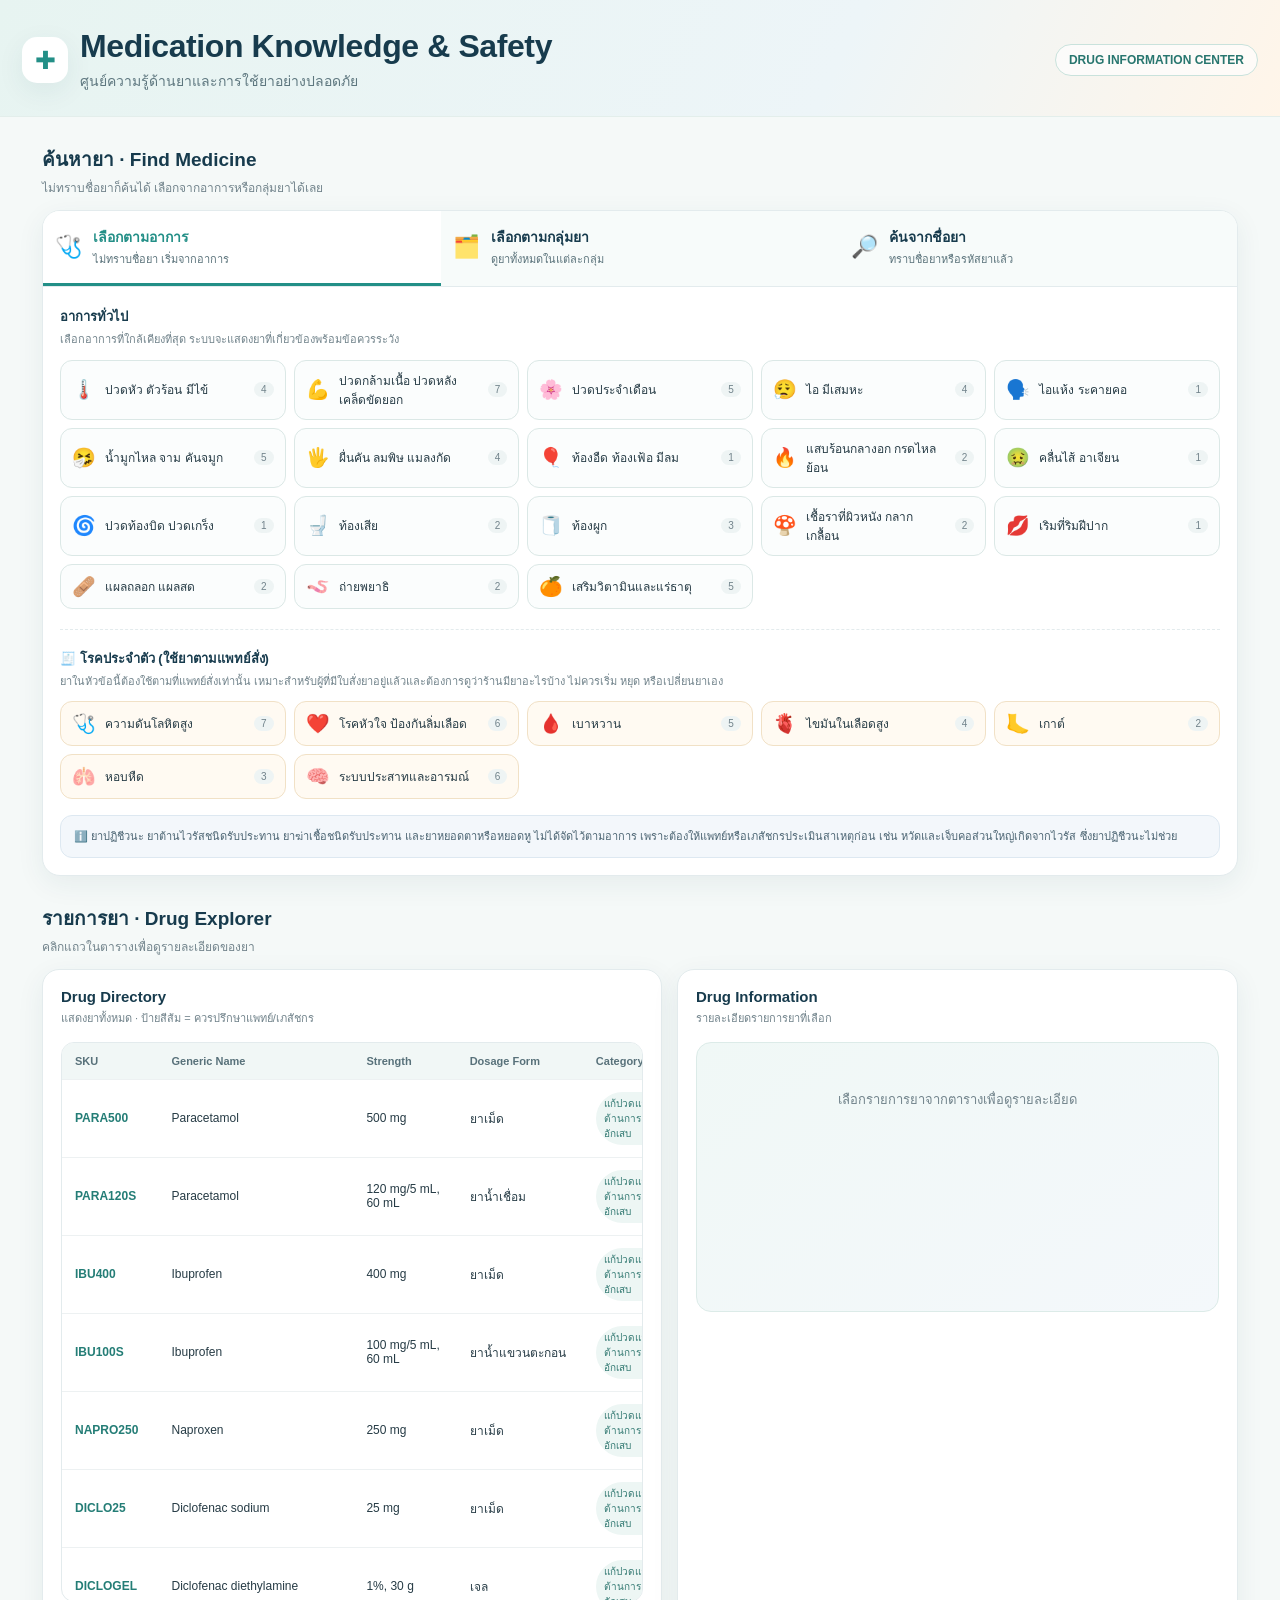
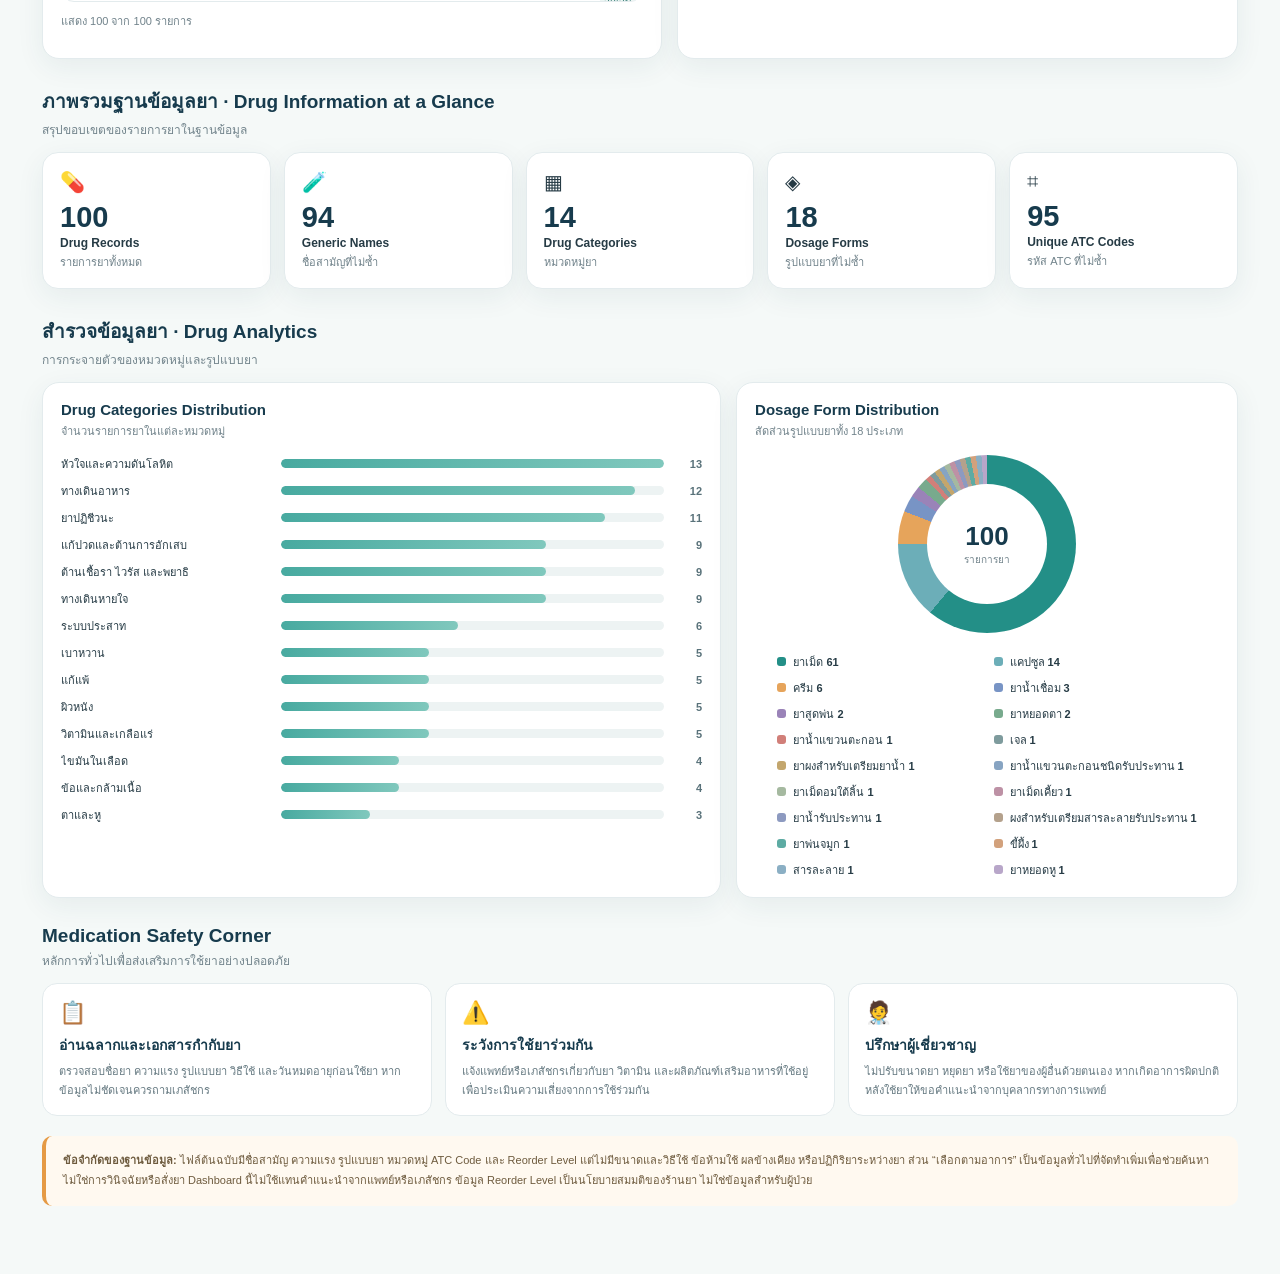
<file: index.html>
<!DOCTYPE html>
<html lang="th">
<head>
<meta charset="UTF-8">
<meta name="viewport" content="width=device-width, initial-scale=1.0">
<title>Medication Knowledge & Safety Dashboard</title>
<link rel="stylesheet" href="style.css">
</head>
<body>
<header>
  <div class="topline">
    <div class="brand"><div class="logo">✚</div><div><h1>Medication Knowledge & Safety</h1><p class="subtitle">ศูนย์ความรู้ด้านยาและการใช้ยาอย่างปลอดภัย</p></div></div>
    <span class="tag">DRUG INFORMATION CENTER</span>
  </div>
</header>

<main>
  <!-- ===== ค้นหายา 3 วิธี ===== -->
  <div class="section-head"><div><h2>ค้นหายา · Find Medicine</h2><p>ไม่ทราบชื่อยาก็ค้นได้ เลือกจากอาการหรือกลุ่มยาได้เลย</p></div></div>
  <section class="finder">
    <div class="tabs" role="tablist">
      <button class="tab active" data-tab="symptom" role="tab"><span class="t-ico">🩺</span><span><b>เลือกตามอาการ</b><small>ไม่ทราบชื่อยา เริ่มจากอาการ</small></span></button>
      <button class="tab" data-tab="category" role="tab"><span class="t-ico">🗂️</span><span><b>เลือกตามกลุ่มยา</b><small>ดูยาทั้งหมดในแต่ละกลุ่ม</small></span></button>
      <button class="tab" data-tab="name" role="tab"><span class="t-ico">🔎</span><span><b>ค้นจากชื่อยา</b><small>ทราบชื่อยาหรือรหัสยาแล้ว</small></span></button>
    </div>

    <div class="tab-body" id="tab-symptom">
      <div class="group-title">อาการทั่วไป</div>
      <p class="group-sub">เลือกอาการที่ใกล้เคียงที่สุด ระบบจะแสดงยาที่เกี่ยวข้องพร้อมข้อควรระวัง</p>
      <div class="chips" id="chipsSelf"></div>
      <div class="group-gap">
        <div class="group-title">🧾 โรคประจำตัว (ใช้ยาตามแพทย์สั่ง)</div>
        <p class="group-sub" id="chronicNote"></p>
        <div class="chips" id="chipsChronic"></div>
      </div>
      <div class="info-strip" id="notMappedNote"></div>
    </div>

    <div class="tab-body" id="tab-category" hidden>
      <p class="group-sub">กลุ่มที่มีป้าย “ปรึกษาแพทย์/เภสัชกร” เป็นยาที่ต้องให้ผู้เชี่ยวชาญประเมินก่อนใช้</p>
      <div class="cat-cards" id="catCards"></div>
    </div>

    <div class="tab-body" id="tab-name" hidden>
      <div class="search-row">
        <div class="searchbox"><input id="q" placeholder="พิมพ์ชื่อยา รหัสยา หรืออาการ เช่น Paracetamol, PARA500, ไอ" aria-label="ค้นหายา"></div>
        <select id="form" aria-label="รูปแบบยา"><option value="">ทุกรูปแบบยา</option></select>
        <button class="btn reset" id="reset">ล้างตัวกรอง</button>
      </div>
      <p class="search-tip">ค้นได้ทั้งชื่อสามัญ (ภาษาอังกฤษ) รหัสยา ความแรง รหัส ATC ชื่อกลุ่มยา รูปแบบยาภาษาไทย (เช่น “ครีม”, “ยาหยอดตา”) และคำที่เกี่ยวกับอาการ (เช่น “ไข้”, “ท้องเสีย”)</p>
    </div>
  </section>

  <div id="guideBox"></div>

  <!-- ===== ผลการค้นหา ===== -->
  <div class="section-head" id="results"><div><h2>รายการยา · Drug Explorer</h2><p>คลิกแถวในตารางเพื่อดูรายละเอียดของยา</p></div></div>
  <section class="explorer">
    <div class="panel">
      <h3>Drug Directory</h3><p class="hint" id="tableHint">แสดงยาทั้งหมด</p>
      <div class="table-wrap"><table><thead><tr><th>SKU</th><th>Generic Name</th><th>Strength</th><th>Dosage Form</th><th>Category</th></tr></thead><tbody id="tbody"></tbody></table></div>
      <div class="countline" id="countline"></div>
    </div>
    <div class="panel">
      <h3>Drug Information</h3><p class="hint">รายละเอียดรายการยาที่เลือก</p>
      <div class="detail" id="detail"><div class="empty">เลือกรายการยาจากตารางเพื่อดูรายละเอียด</div></div>
    </div>
  </section>

  <!-- ===== ภาพรวม ===== -->
  <div class="section-head"><div><h2>ภาพรวมฐานข้อมูลยา · Drug Information at a Glance</h2><p>สรุปขอบเขตของรายการยาในฐานข้อมูล</p></div></div>
  <section class="kpis" id="kpis"></section>

  <div class="section-head"><div><h2>สำรวจข้อมูลยา · Drug Analytics</h2><p>การกระจายตัวของหมวดหมู่และรูปแบบยา</p></div></div>
  <section class="grid2">
    <div class="panel"><h3>Drug Categories Distribution</h3><p class="hint">จำนวนรายการยาในแต่ละหมวดหมู่</p><div class="bars" id="categoryBars"></div></div>
    <div class="panel"><h3>Dosage Form Distribution</h3><p class="hint" id="formHint"></p><div class="donut-wrap"><div class="donut" id="donut"><div class="donut-center"><strong id="donutTotal"></strong><span>รายการยา</span></div></div><div class="legend" id="legend"></div></div></div>
  </section>

  <!-- ===== ความปลอดภัย ===== -->
  <div class="section-head"><div><h2>Medication Safety Corner</h2><p>หลักการทั่วไปเพื่อส่งเสริมการใช้ยาอย่างปลอดภัย</p></div></div>
  <section class="safety">
    <article class="safety-card"><div class="ico">📋</div><h3>อ่านฉลากและเอกสารกำกับยา</h3><p>ตรวจสอบชื่อยา ความแรง รูปแบบยา วิธีใช้ และวันหมดอายุก่อนใช้ยา หากข้อมูลไม่ชัดเจนควรถามเภสัชกร</p></article>
    <article class="safety-card"><div class="ico">⚠️</div><h3>ระวังการใช้ยาร่วมกัน</h3><p>แจ้งแพทย์หรือเภสัชกรเกี่ยวกับยา วิตามิน และผลิตภัณฑ์เสริมอาหารที่ใช้อยู่ เพื่อประเมินความเสี่ยงจากการใช้ร่วมกัน</p></article>
    <article class="safety-card"><div class="ico">🧑‍⚕️</div><h3>ปรึกษาผู้เชี่ยวชาญ</h3><p>ไม่ปรับขนาดยา หยุดยา หรือใช้ยาของผู้อื่นด้วยตนเอง หากเกิดอาการผิดปกติหลังใช้ยาให้ขอคำแนะนำจากบุคลากรทางการแพทย์</p></article>
  </section>
  <div class="footer-note"><b>ข้อจำกัดของฐานข้อมูล:</b> ไฟล์ต้นฉบับมีชื่อสามัญ ความแรง รูปแบบยา หมวดหมู่ ATC Code และ Reorder Level แต่ไม่มีขนาดและวิธีใช้ ข้อห้ามใช้ ผลข้างเคียง หรือปฏิกิริยาระหว่างยา ส่วน “เลือกตามอาการ” เป็นข้อมูลทั่วไปที่จัดทำเพิ่มเพื่อช่วยค้นหา ไม่ใช่การวินิจฉัยหรือสั่งยา Dashboard นี้ไม่ใช้แทนคำแนะนำจากแพทย์หรือเภสัชกร ข้อมูล Reorder Level เป็นนโยบายสมมติของร้านยา ไม่ใช่ข้อมูลสำหรับผู้ป่วย</div>
</main>

<script src="data.js"></script>
<script src="guide.js"></script>
<script src="script.js"></script>
</body>
</html>
</file>
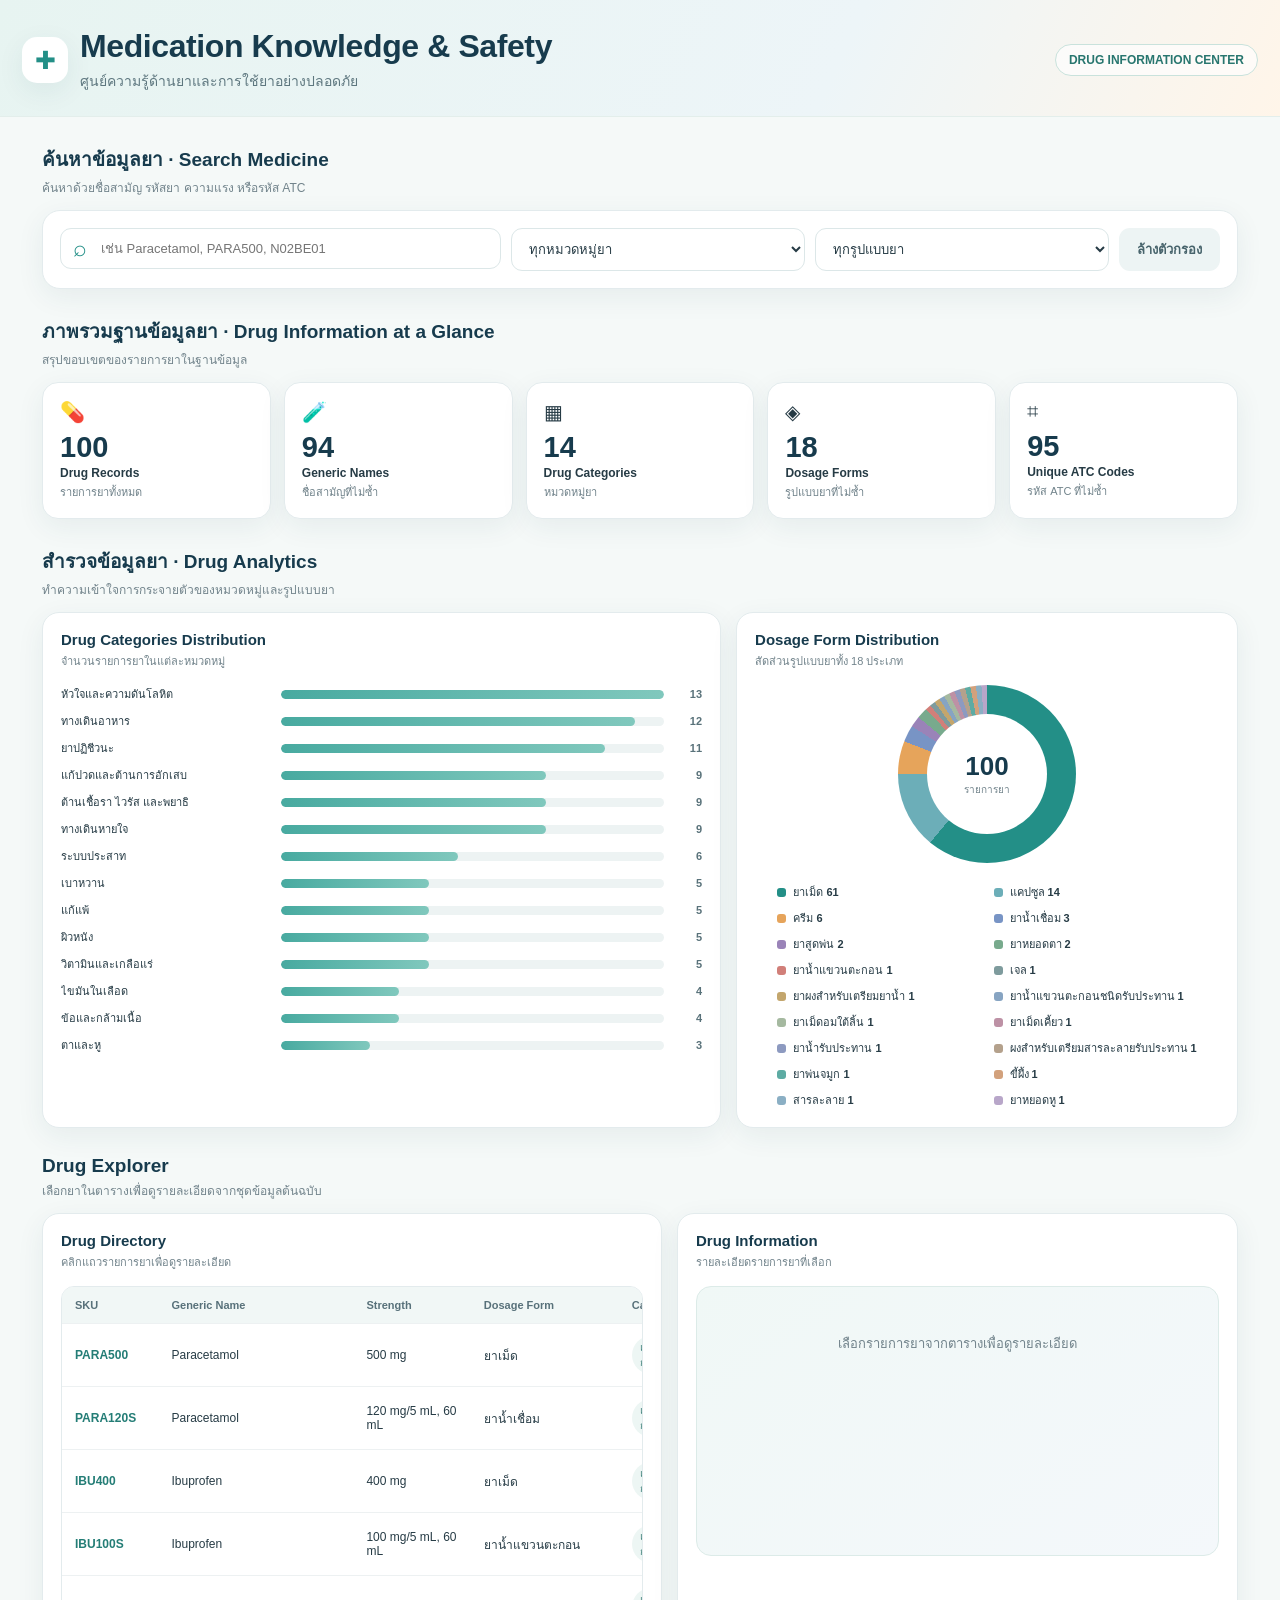
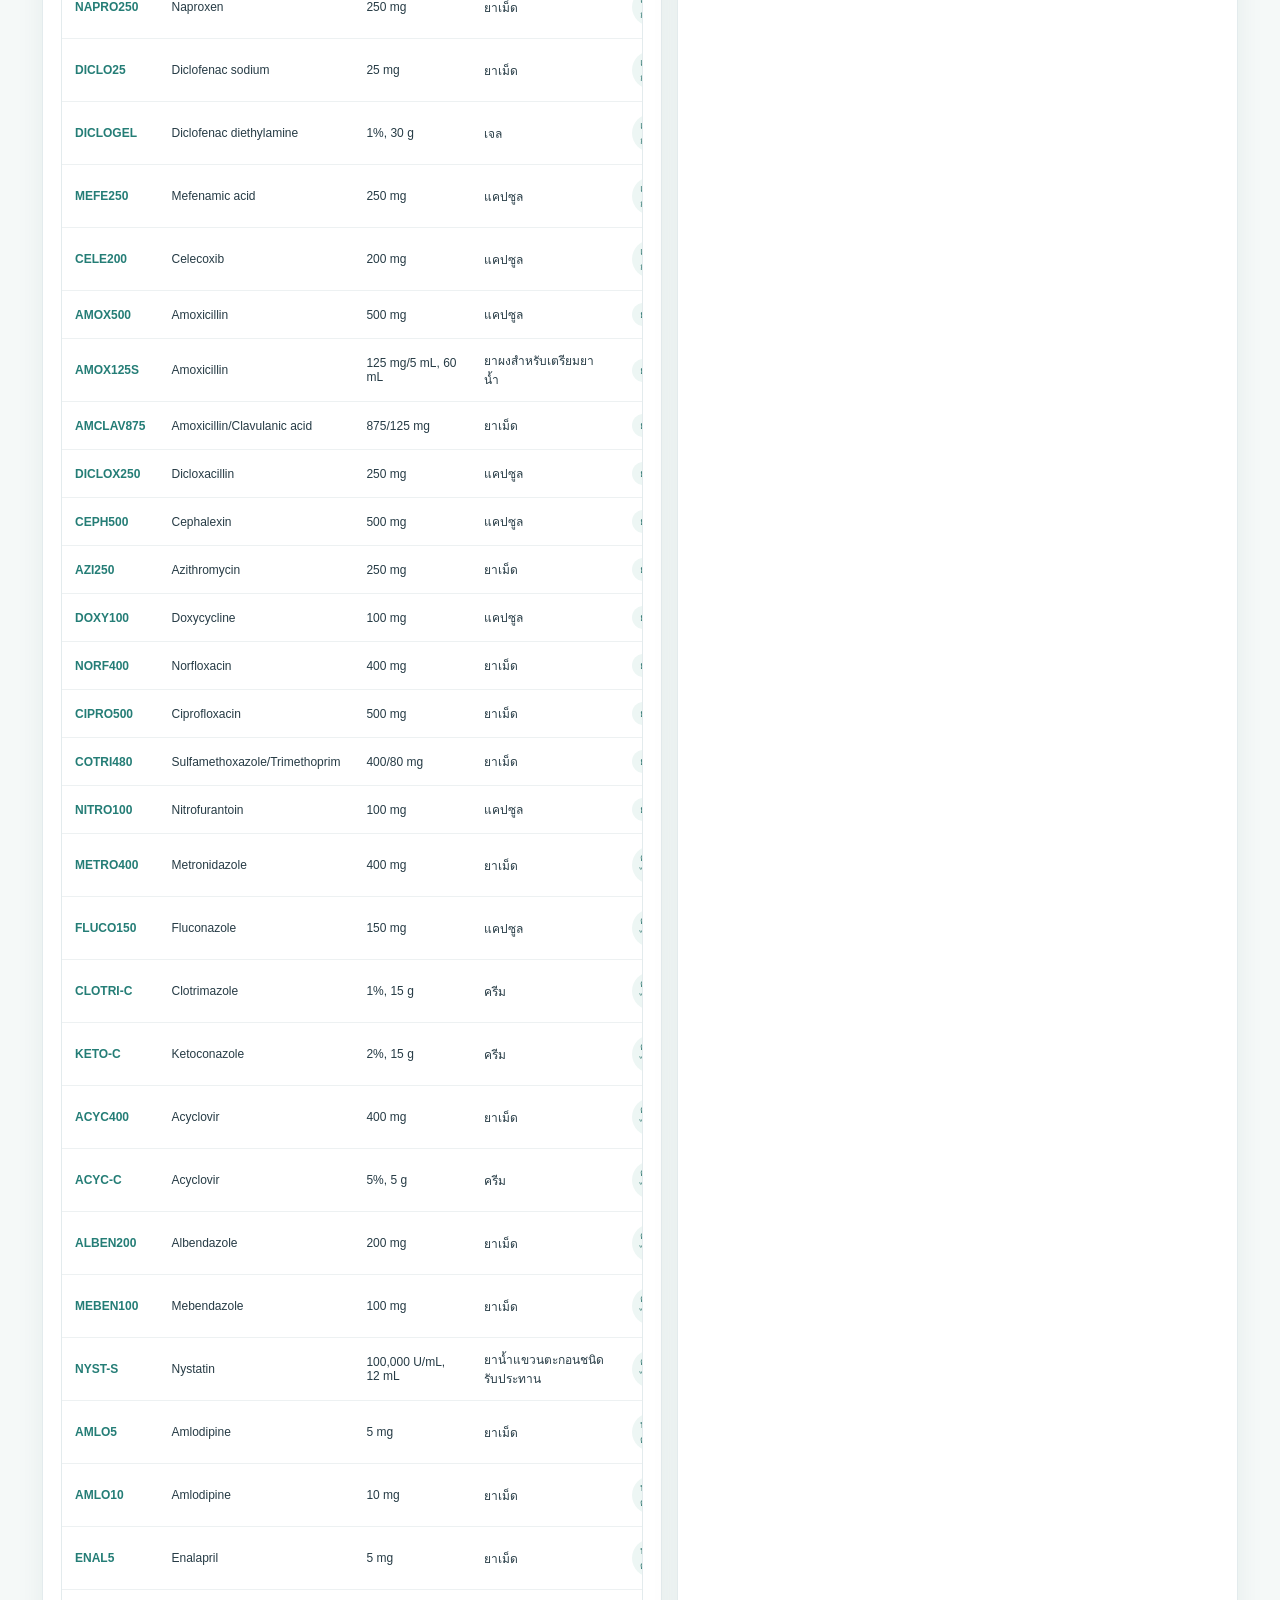
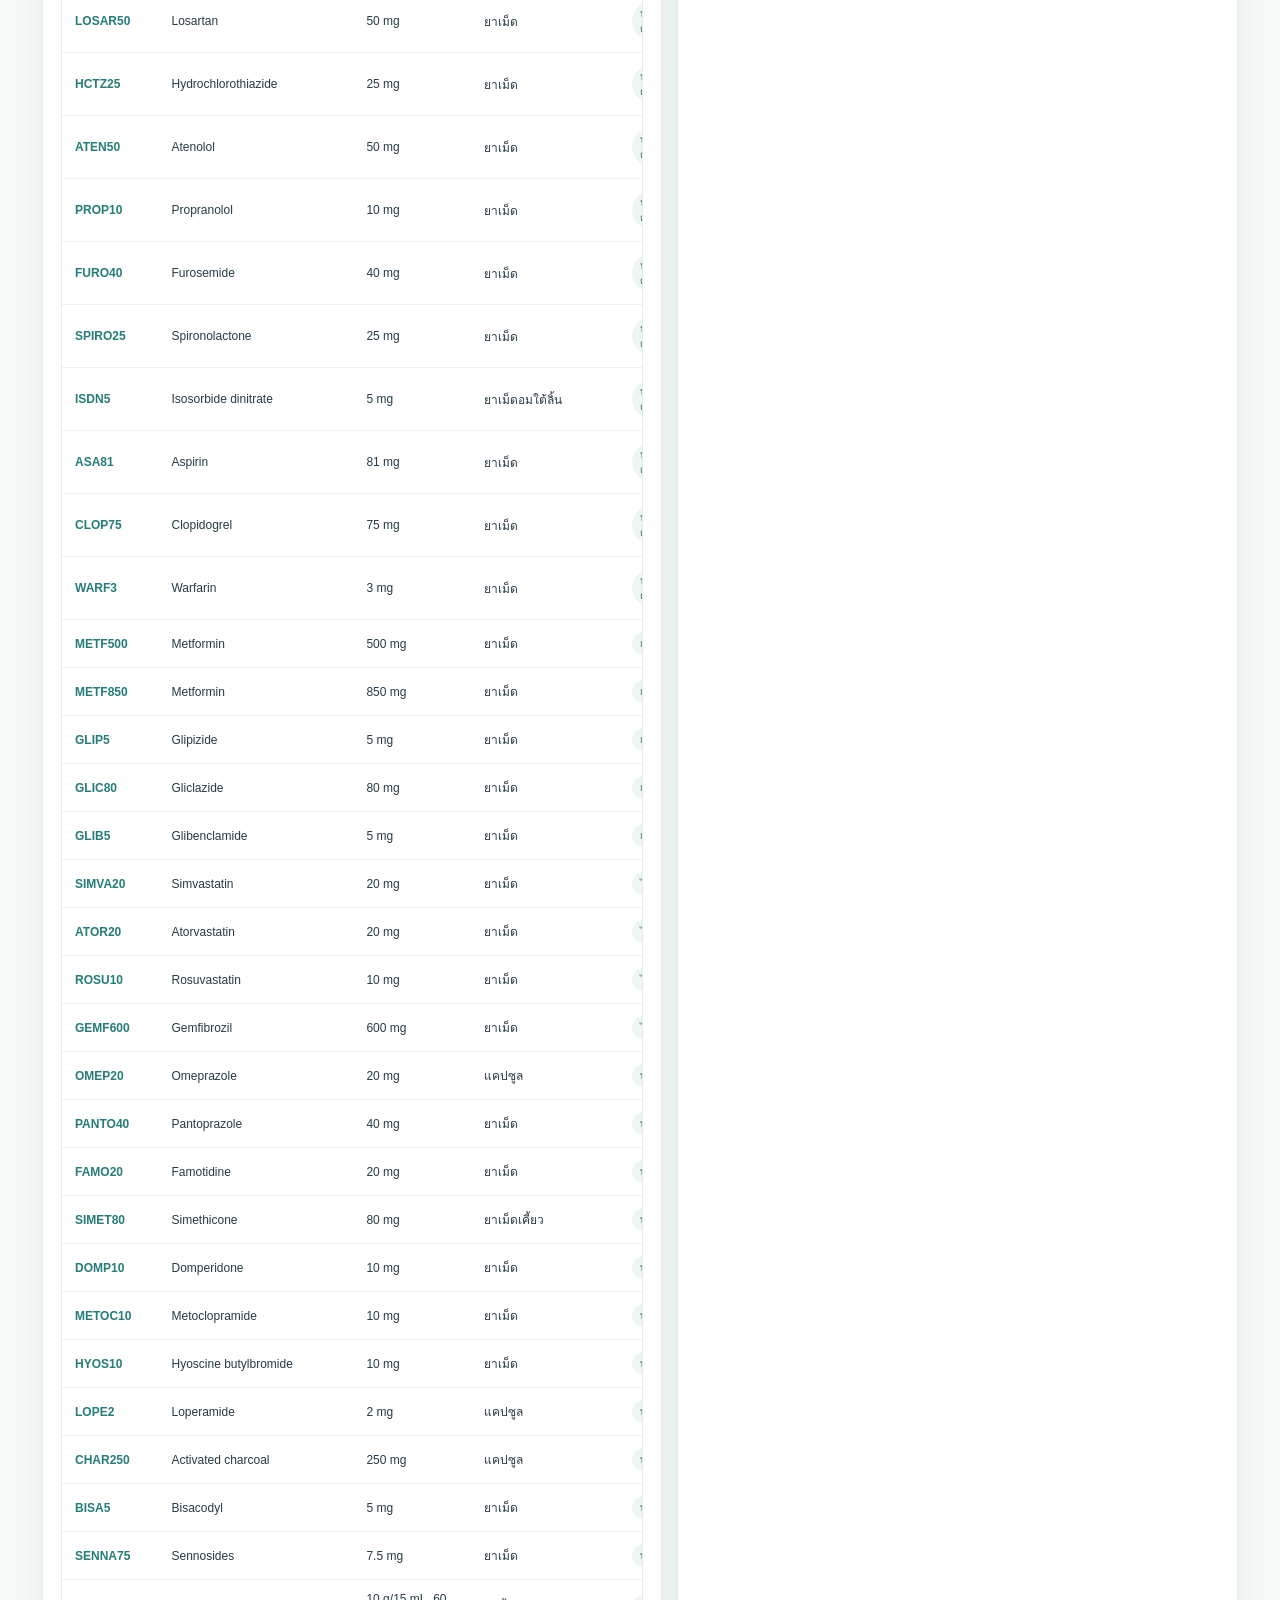
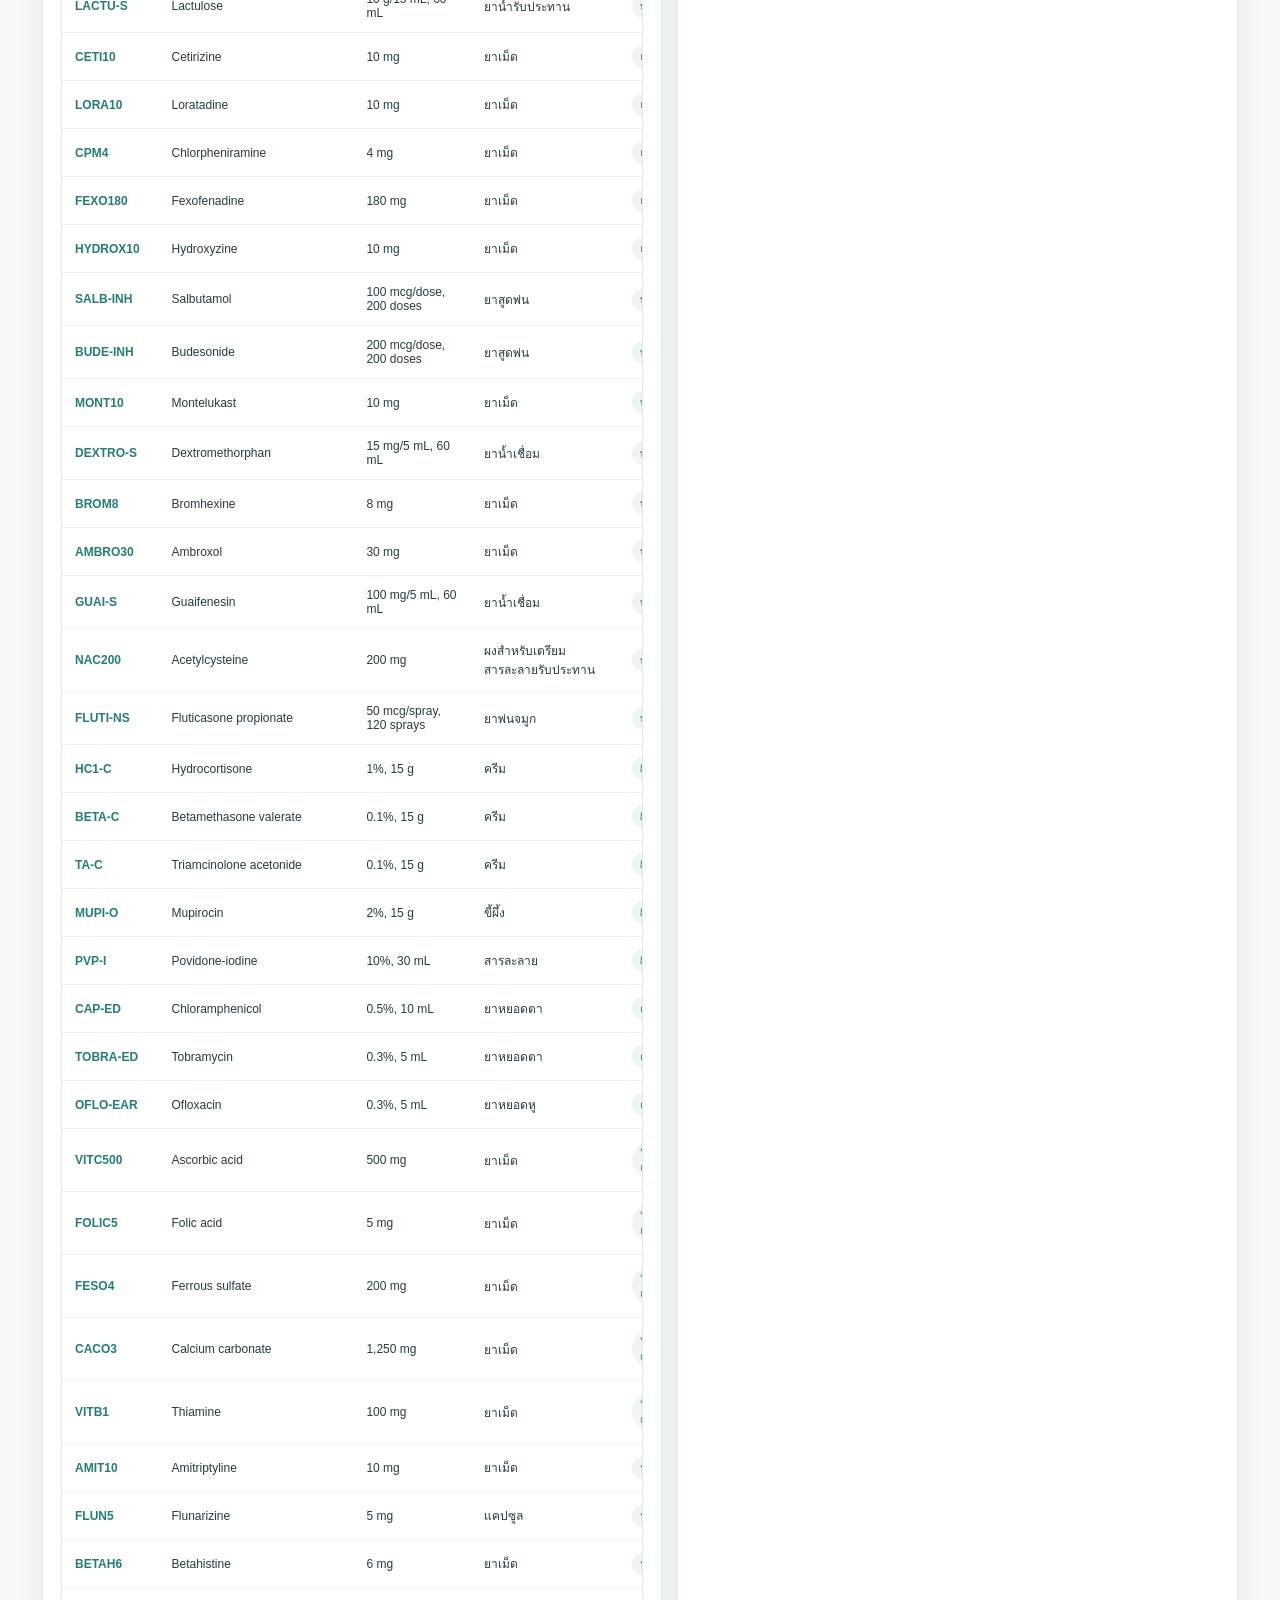
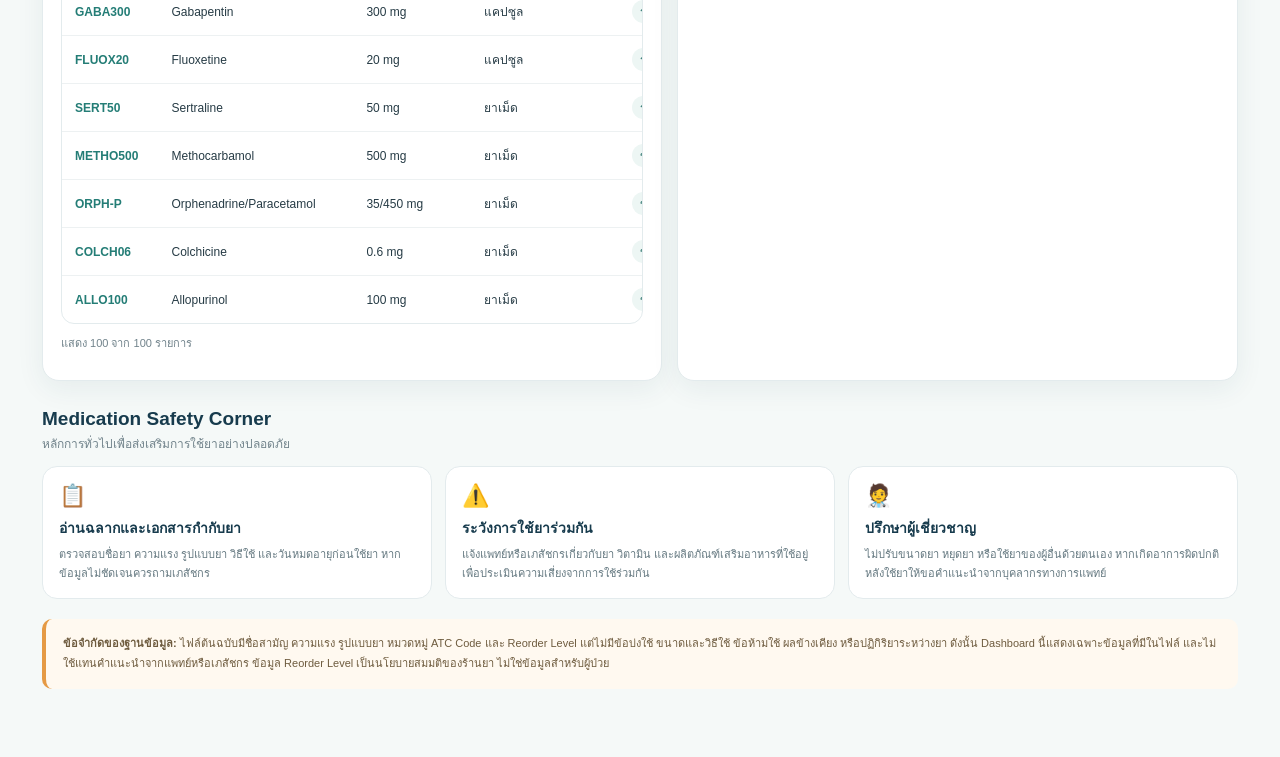
<file: index_original.html>
<!DOCTYPE html>
<html lang="th">
<head>
<meta charset="UTF-8">
<meta name="viewport" content="width=device-width, initial-scale=1.0">
<title>Medication Knowledge & Safety Dashboard</title>
<style>
:root{--navy:#173b4d;--teal:#238f87;--teal2:#dff2ee;--sky:#e8f2f8;--orange:#e59a45;--ink:#263b45;--muted:#71838b;--line:#e3ebed;--bg:#f5f9f8;--white:#fff;--shadow:0 8px 28px rgba(31,70,78,.07)}
*{box-sizing:border-box}body{margin:0;background:var(--bg);color:var(--ink);font-family:Tahoma,"Noto Sans Thai",Arial,sans-serif}
header{background:linear-gradient(115deg,#e7f4f1,#edf5f8 65%,#fff5e9);padding:28px max(22px,calc((100% - 1240px)/2)) 24px;border-bottom:1px solid #e3eeeb}
.topline{display:flex;align-items:center;justify-content:space-between;gap:12px;flex-wrap:wrap}.brand{display:flex;align-items:center;gap:12px}.logo{width:46px;height:46px;border-radius:15px;background:#fff;display:grid;place-items:center;color:var(--teal);font-size:25px;box-shadow:var(--shadow)}
h1{font-size:clamp(22px,3vw,32px);margin:0;color:var(--navy);letter-spacing:-.4px}.subtitle{margin:5px 0 0;color:#5e777f;font-size:14px}.tag{border:1px solid #c9e2dc;background:#ffffffa8;color:#28766f;border-radius:999px;padding:8px 13px;font-size:12px;font-weight:700}
main{max-width:1240px;margin:24px auto;padding:0 22px 44px}.section-head{display:flex;justify-content:space-between;align-items:end;gap:12px;margin:27px 0 13px}.section-head h2{font-size:19px;color:var(--navy);margin:0}.section-head p{font-size:12px;color:var(--muted);margin:4px 0 0}
.search-panel{background:#fff;border:1px solid var(--line);border-radius:18px;padding:17px;box-shadow:var(--shadow);display:grid;grid-template-columns:1.5fr 1fr 1fr auto;gap:10px}
input,select{width:100%;border:1px solid #dce7e8;border-radius:11px;padding:12px 13px;font:inherit;font-size:13px;color:var(--ink);background:#fff;outline:none}
input:focus,select:focus{border-color:var(--teal);box-shadow:0 0 0 3px #238f8718}.searchbox{position:relative}.searchbox:before{content:"⌕";position:absolute;left:13px;top:7px;font-size:23px;color:var(--teal)}.searchbox input{padding-left:40px}
.btn{border:0;border-radius:11px;background:var(--teal);color:white;padding:0 18px;font:inherit;font-size:13px;font-weight:700;cursor:pointer}.btn:hover{background:#18776f}.reset{background:#edf4f4;color:#47636b}
.kpis{display:grid;grid-template-columns:repeat(5,1fr);gap:13px}.kpi{background:#fff;border:1px solid var(--line);border-radius:16px;padding:17px;box-shadow:var(--shadow);min-height:118px}.kpi-icon{font-size:20px}.kpi-value{font-size:29px;font-weight:800;color:var(--navy);margin:7px 0 2px}.kpi-label{font-size:12px;font-weight:700}.kpi-sub{font-size:11px;color:var(--muted);margin-top:3px}
.grid2{display:grid;grid-template-columns:1.15fr .85fr;gap:15px}.panel{background:#fff;border:1px solid var(--line);border-radius:17px;padding:18px;box-shadow:var(--shadow);min-width:0}.panel h3{font-size:15px;color:var(--navy);margin:0 0 4px}.hint{font-size:11px;color:var(--muted);margin:0 0 15px}
.bars{display:flex;flex-direction:column;gap:9px}.bar-row{display:grid;grid-template-columns:minmax(130px,1.1fr) 2fr 28px;align-items:center;gap:10px;font-size:11px}.bar-label{white-space:nowrap;overflow:hidden;text-overflow:ellipsis}.track{height:9px;background:#edf3f3;border-radius:20px;overflow:hidden}.fill{height:100%;border-radius:20px;background:linear-gradient(90deg,#48aaa0,#80c8bd)}.bar-num{text-align:right;color:#59727a;font-weight:700}
.donut-wrap{display:flex;align-items:center;justify-content:center;gap:20px;min-height:230px;flex-wrap:wrap}.donut{width:178px;height:178px;border-radius:50%;position:relative;flex:none}.donut:after{content:"";position:absolute;inset:29px;background:#fff;border-radius:50%}.donut-center{position:absolute;z-index:1;inset:0;display:flex;flex-direction:column;align-items:center;justify-content:center}.donut-center strong{font-size:26px;color:var(--navy)}.donut-center span{font-size:10px;color:var(--muted)}
.legend{display:grid;grid-template-columns:1fr 1fr;gap:8px 13px;font-size:11px;min-width:150px}.legend-item{display:flex;align-items:center;gap:7px}.dot{width:9px;height:9px;border-radius:3px;flex:none}
.explorer{display:grid;grid-template-columns:1.05fr .95fr;gap:15px}.table-wrap{overflow:auto;border:1px solid var(--line);border-radius:13px}table{width:100%;border-collapse:collapse;min-width:670px;font-size:12px}th{background:#f1f7f6;color:#58717a;text-align:left;font-size:11px;padding:12px 13px;white-space:nowrap}td{padding:12px 13px;border-top:1px solid #edf1f2}tbody tr{cursor:pointer}tbody tr:hover{background:#f5fbfa}.sku{font-weight:800;color:#247d76}.pill{display:inline-block;padding:4px 8px;background:#edf6f4;color:#347a73;border-radius:99px;font-size:10px}
.detail{background:linear-gradient(145deg,#f0f8f6,#f4f8fb);border:1px solid #dcebe8;border-radius:15px;padding:18px;min-height:270px}.detail h3{font-size:21px;margin:5px 0;color:var(--navy)}.detail .generic{font-size:14px;color:#52717a;margin-bottom:14px}.detail-grid{display:grid;grid-template-columns:1fr 1fr;gap:10px}.detail-cell{background:#ffffffb8;border:1px solid #e3eeee;border-radius:10px;padding:10px}.detail-cell small{display:block;color:var(--muted);font-size:10px;margin-bottom:5px}.detail-cell b{font-size:12px;font-weight:700;overflow-wrap:anywhere}.notice{margin-top:13px;background:#fff7e9;border:1px solid #f3dfbd;border-radius:12px;padding:12px;color:#775a2d;font-size:11px;line-height:1.65}
.safety{display:grid;grid-template-columns:repeat(3,1fr);gap:13px}.safety-card{border:1px solid var(--line);border-radius:15px;background:#fff;padding:16px}.safety-card .ico{font-size:22px}.safety-card h3{font-size:14px;color:var(--navy);margin:8px 0 6px}.safety-card p{font-size:11px;line-height:1.7;color:#657981;margin:0}
.footer-note{margin-top:20px;padding:15px 17px;border-left:4px solid var(--orange);background:#fff9f0;border-radius:10px;color:#6e5b3e;font-size:11px;line-height:1.8}
.empty{padding:28px;text-align:center;color:var(--muted);font-size:13px}.countline{font-size:11px;color:var(--muted);margin:10px 0}
@media(max-width:900px){.kpis{grid-template-columns:repeat(3,1fr)}.search-panel{grid-template-columns:1fr 1fr}.grid2,.explorer{grid-template-columns:1fr}}
@media(max-width:600px){header{padding:22px 17px}main{padding:0 14px 30px}.kpis{grid-template-columns:repeat(2,1fr)}.kpi:last-child{grid-column:span 2}.search-panel{grid-template-columns:1fr}.btn{padding:12px}.safety{grid-template-columns:1fr}.bar-row{grid-template-columns:115px 1fr 25px}.legend{grid-template-columns:1fr 1fr}}
</style>
</head>
<body>
<header>
  <div class="topline">
    <div class="brand"><div class="logo">✚</div><div><h1>Medication Knowledge & Safety</h1><p class="subtitle">ศูนย์ความรู้ด้านยาและการใช้ยาอย่างปลอดภัย</p></div></div>
    <span class="tag">DRUG INFORMATION CENTER</span>
  </div>
</header>
<main>
  <div class="section-head"><div><h2>ค้นหาข้อมูลยา · Search Medicine</h2><p>ค้นหาด้วยชื่อสามัญ รหัสยา ความแรง หรือรหัส ATC</p></div></div>
  <section class="search-panel">
    <div class="searchbox"><input id="q" placeholder="เช่น Paracetamol, PARA500, N02BE01" aria-label="ค้นหายา"></div>
    <select id="cat"><option value="">ทุกหมวดหมู่ยา</option></select>
    <select id="form"><option value="">ทุกรูปแบบยา</option></select>
    <button class="btn reset" id="reset">ล้างตัวกรอง</button>
  </section>

  <div class="section-head"><div><h2>ภาพรวมฐานข้อมูลยา · Drug Information at a Glance</h2><p>สรุปขอบเขตของรายการยาในฐานข้อมูล</p></div></div>
  <section class="kpis" id="kpis"></section>

  <div class="section-head"><div><h2>สำรวจข้อมูลยา · Drug Analytics</h2><p>ทำความเข้าใจการกระจายตัวของหมวดหมู่และรูปแบบยา</p></div></div>
  <section class="grid2">
    <div class="panel"><h3>Drug Categories Distribution</h3><p class="hint">จำนวนรายการยาในแต่ละหมวดหมู่</p><div class="bars" id="categoryBars"></div></div>
    <div class="panel"><h3>Dosage Form Distribution</h3><p class="hint">สัดส่วนรูปแบบยาทั้ง 18 ประเภท</p><div class="donut-wrap"><div class="donut" id="donut"><div class="donut-center"><strong>100</strong><span>รายการยา</span></div></div><div class="legend" id="legend"></div></div></div>
  </section>

  <div class="section-head"><div><h2>Drug Explorer</h2><p>เลือกยาในตารางเพื่อดูรายละเอียดจากชุดข้อมูลต้นฉบับ</p></div></div>
  <section class="explorer">
    <div class="panel">
      <h3>Drug Directory</h3><p class="hint">คลิกแถวรายการยาเพื่อดูรายละเอียด</p>
      <div class="table-wrap"><table><thead><tr><th>SKU</th><th>Generic Name</th><th>Strength</th><th>Dosage Form</th><th>Category</th></tr></thead><tbody id="tbody"></tbody></table></div>
      <div class="countline" id="countline"></div>
    </div>
    <div class="panel">
      <h3>Drug Information</h3><p class="hint">รายละเอียดรายการยาที่เลือก</p>
      <div class="detail" id="detail"><div class="empty">เลือกรายการยาจากตารางเพื่อดูรายละเอียด</div></div>
    </div>
  </section>

  <div class="section-head"><div><h2>Medication Safety Corner</h2><p>หลักการทั่วไปเพื่อส่งเสริมการใช้ยาอย่างปลอดภัย</p></div></div>
  <section class="safety">
    <article class="safety-card"><div class="ico">📋</div><h3>อ่านฉลากและเอกสารกำกับยา</h3><p>ตรวจสอบชื่อยา ความแรง รูปแบบยา วิธีใช้ และวันหมดอายุก่อนใช้ยา หากข้อมูลไม่ชัดเจนควรถามเภสัชกร</p></article>
    <article class="safety-card"><div class="ico">⚠️</div><h3>ระวังการใช้ยาร่วมกัน</h3><p>แจ้งแพทย์หรือเภสัชกรเกี่ยวกับยา วิตามิน และผลิตภัณฑ์เสริมอาหารที่ใช้อยู่ เพื่อประเมินความเสี่ยงจากการใช้ร่วมกัน</p></article>
    <article class="safety-card"><div class="ico">🧑‍⚕️</div><h3>ปรึกษาผู้เชี่ยวชาญ</h3><p>ไม่ปรับขนาดยา หยุดยา หรือใช้ยาของผู้อื่นด้วยตนเอง หากเกิดอาการผิดปกติหลังใช้ยาให้ขอคำแนะนำจากบุคลากรทางการแพทย์</p></article>
  </section>
  <div class="footer-note"><b>ข้อจำกัดของฐานข้อมูล:</b> ไฟล์ต้นฉบับมีชื่อสามัญ ความแรง รูปแบบยา หมวดหมู่ ATC Code และ Reorder Level แต่ไม่มีข้อบ่งใช้ ขนาดและวิธีใช้ ข้อห้ามใช้ ผลข้างเคียง หรือปฏิกิริยาระหว่างยา ดังนั้น Dashboard นี้แสดงเฉพาะข้อมูลที่มีในไฟล์ และไม่ใช้แทนคำแนะนำจากแพทย์หรือเภสัชกร ข้อมูล Reorder Level เป็นนโยบายสมมติของร้านยา ไม่ใช่ข้อมูลสำหรับผู้ป่วย</div>
</main>
<script>
const DB = {"meta": {"title": "บัญชีรายการยาของร้านยาจำลอง", "note": "ชื่อสามัญ ความแรง รูปแบบยา และรหัส ATC เป็นข้อมูลจริง (รหัส ATC ตรวจกับ WHO ATC/DDD Index ฉบับ 2026); reorder_level เป็นนโยบายสมมติของร้าน", "categories": ["แก้ปวดและต้านการอักเสบ", "ยาปฏิชีวนะ", "ต้านเชื้อรา ไวรัส และพยาธิ", "หัวใจและความดันโลหิต", "เบาหวาน", "ไขมันในเลือด", "ทางเดินอาหาร", "แก้แพ้", "ทางเดินหายใจ", "ผิวหนัง", "ตาและหู", "วิตามินและเกลือแร่", "ระบบประสาท", "ข้อและกล้ามเนื้อ"], "count": 100}, "items": [{"sku": "PARA500", "generic_name": "Paracetamol", "strength": "500 mg", "dosage_form": "tablet", "unit": "tablet", "category": "แก้ปวดและต้านการอักเสบ", "atc_code": "N02BE01", "reorder_level": 500}, {"sku": "PARA120S", "generic_name": "Paracetamol", "strength": "120 mg/5 mL, 60 mL", "dosage_form": "syrup", "unit": "bottle", "category": "แก้ปวดและต้านการอักเสบ", "atc_code": "N02BE01", "reorder_level": 20}, {"sku": "IBU400", "generic_name": "Ibuprofen", "strength": "400 mg", "dosage_form": "tablet", "unit": "tablet", "category": "แก้ปวดและต้านการอักเสบ", "atc_code": "M01AE01", "reorder_level": 300}, {"sku": "IBU100S", "generic_name": "Ibuprofen", "strength": "100 mg/5 mL, 60 mL", "dosage_form": "suspension", "unit": "bottle", "category": "แก้ปวดและต้านการอักเสบ", "atc_code": "M01AE01", "reorder_level": 10}, {"sku": "NAPRO250", "generic_name": "Naproxen", "strength": "250 mg", "dosage_form": "tablet", "unit": "tablet", "category": "แก้ปวดและต้านการอักเสบ", "atc_code": "M01AE02", "reorder_level": 100}, {"sku": "DICLO25", "generic_name": "Diclofenac sodium", "strength": "25 mg", "dosage_form": "tablet", "unit": "tablet", "category": "แก้ปวดและต้านการอักเสบ", "atc_code": "M01AB05", "reorder_level": 200}, {"sku": "DICLOGEL", "generic_name": "Diclofenac diethylamine", "strength": "1%, 30 g", "dosage_form": "gel", "unit": "tube", "category": "แก้ปวดและต้านการอักเสบ", "atc_code": "M02AA15", "reorder_level": 10}, {"sku": "MEFE250", "generic_name": "Mefenamic acid", "strength": "250 mg", "dosage_form": "capsule", "unit": "capsule", "category": "แก้ปวดและต้านการอักเสบ", "atc_code": "M01AG01", "reorder_level": 200}, {"sku": "CELE200", "generic_name": "Celecoxib", "strength": "200 mg", "dosage_form": "capsule", "unit": "capsule", "category": "แก้ปวดและต้านการอักเสบ", "atc_code": "M01AH01", "reorder_level": 60}, {"sku": "AMOX500", "generic_name": "Amoxicillin", "strength": "500 mg", "dosage_form": "capsule", "unit": "capsule", "category": "ยาปฏิชีวนะ", "atc_code": "J01CA04", "reorder_level": 300}, {"sku": "AMOX125S", "generic_name": "Amoxicillin", "strength": "125 mg/5 mL, 60 mL", "dosage_form": "dry syrup", "unit": "bottle", "category": "ยาปฏิชีวนะ", "atc_code": "J01CA04", "reorder_level": 10}, {"sku": "AMCLAV875", "generic_name": "Amoxicillin/Clavulanic acid", "strength": "875/125 mg", "dosage_form": "tablet", "unit": "tablet", "category": "ยาปฏิชีวนะ", "atc_code": "J01CR02", "reorder_level": 60}, {"sku": "DICLOX250", "generic_name": "Dicloxacillin", "strength": "250 mg", "dosage_form": "capsule", "unit": "capsule", "category": "ยาปฏิชีวนะ", "atc_code": "J01CF01", "reorder_level": 200}, {"sku": "CEPH500", "generic_name": "Cephalexin", "strength": "500 mg", "dosage_form": "capsule", "unit": "capsule", "category": "ยาปฏิชีวนะ", "atc_code": "J01DB01", "reorder_level": 200}, {"sku": "AZI250", "generic_name": "Azithromycin", "strength": "250 mg", "dosage_form": "tablet", "unit": "tablet", "category": "ยาปฏิชีวนะ", "atc_code": "J01FA10", "reorder_level": 60}, {"sku": "DOXY100", "generic_name": "Doxycycline", "strength": "100 mg", "dosage_form": "capsule", "unit": "capsule", "category": "ยาปฏิชีวนะ", "atc_code": "J01AA02", "reorder_level": 100}, {"sku": "NORF400", "generic_name": "Norfloxacin", "strength": "400 mg", "dosage_form": "tablet", "unit": "tablet", "category": "ยาปฏิชีวนะ", "atc_code": "J01MA06", "reorder_level": 100}, {"sku": "CIPRO500", "generic_name": "Ciprofloxacin", "strength": "500 mg", "dosage_form": "tablet", "unit": "tablet", "category": "ยาปฏิชีวนะ", "atc_code": "J01MA02", "reorder_level": 100}, {"sku": "COTRI480", "generic_name": "Sulfamethoxazole/Trimethoprim", "strength": "400/80 mg", "dosage_form": "tablet", "unit": "tablet", "category": "ยาปฏิชีวนะ", "atc_code": "J01EE01", "reorder_level": 100}, {"sku": "NITRO100", "generic_name": "Nitrofurantoin", "strength": "100 mg", "dosage_form": "capsule", "unit": "capsule", "category": "ยาปฏิชีวนะ", "atc_code": "J01XE01", "reorder_level": 60}, {"sku": "METRO400", "generic_name": "Metronidazole", "strength": "400 mg", "dosage_form": "tablet", "unit": "tablet", "category": "ต้านเชื้อรา ไวรัส และพยาธิ", "atc_code": "P01AB01", "reorder_level": 100}, {"sku": "FLUCO150", "generic_name": "Fluconazole", "strength": "150 mg", "dosage_form": "capsule", "unit": "capsule", "category": "ต้านเชื้อรา ไวรัส และพยาธิ", "atc_code": "J02AC01", "reorder_level": 30}, {"sku": "CLOTRI-C", "generic_name": "Clotrimazole", "strength": "1%, 15 g", "dosage_form": "cream", "unit": "tube", "category": "ต้านเชื้อรา ไวรัส และพยาธิ", "atc_code": "D01AC01", "reorder_level": 20}, {"sku": "KETO-C", "generic_name": "Ketoconazole", "strength": "2%, 15 g", "dosage_form": "cream", "unit": "tube", "category": "ต้านเชื้อรา ไวรัส และพยาธิ", "atc_code": "D01AC08", "reorder_level": 10}, {"sku": "ACYC400", "generic_name": "Acyclovir", "strength": "400 mg", "dosage_form": "tablet", "unit": "tablet", "category": "ต้านเชื้อรา ไวรัส และพยาธิ", "atc_code": "J05AB01", "reorder_level": 100}, {"sku": "ACYC-C", "generic_name": "Acyclovir", "strength": "5%, 5 g", "dosage_form": "cream", "unit": "tube", "category": "ต้านเชื้อรา ไวรัส และพยาธิ", "atc_code": "D06BB03", "reorder_level": 10}, {"sku": "ALBEN200", "generic_name": "Albendazole", "strength": "200 mg", "dosage_form": "tablet", "unit": "tablet", "category": "ต้านเชื้อรา ไวรัส และพยาธิ", "atc_code": "P02CA03", "reorder_level": 50}, {"sku": "MEBEN100", "generic_name": "Mebendazole", "strength": "100 mg", "dosage_form": "tablet", "unit": "tablet", "category": "ต้านเชื้อรา ไวรัส และพยาธิ", "atc_code": "P02CA01", "reorder_level": 50}, {"sku": "NYST-S", "generic_name": "Nystatin", "strength": "100,000 U/mL, 12 mL", "dosage_form": "oral suspension", "unit": "bottle", "category": "ต้านเชื้อรา ไวรัส และพยาธิ", "atc_code": "A07AA02", "reorder_level": 5}, {"sku": "AMLO5", "generic_name": "Amlodipine", "strength": "5 mg", "dosage_form": "tablet", "unit": "tablet", "category": "หัวใจและความดันโลหิต", "atc_code": "C08CA01", "reorder_level": 300}, {"sku": "AMLO10", "generic_name": "Amlodipine", "strength": "10 mg", "dosage_form": "tablet", "unit": "tablet", "category": "หัวใจและความดันโลหิต", "atc_code": "C08CA01", "reorder_level": 200}, {"sku": "ENAL5", "generic_name": "Enalapril", "strength": "5 mg", "dosage_form": "tablet", "unit": "tablet", "category": "หัวใจและความดันโลหิต", "atc_code": "C09AA02", "reorder_level": 200}, {"sku": "LOSAR50", "generic_name": "Losartan", "strength": "50 mg", "dosage_form": "tablet", "unit": "tablet", "category": "หัวใจและความดันโลหิต", "atc_code": "C09CA01", "reorder_level": 300}, {"sku": "HCTZ25", "generic_name": "Hydrochlorothiazide", "strength": "25 mg", "dosage_form": "tablet", "unit": "tablet", "category": "หัวใจและความดันโลหิต", "atc_code": "C03AA03", "reorder_level": 200}, {"sku": "ATEN50", "generic_name": "Atenolol", "strength": "50 mg", "dosage_form": "tablet", "unit": "tablet", "category": "หัวใจและความดันโลหิต", "atc_code": "C07AB03", "reorder_level": 200}, {"sku": "PROP10", "generic_name": "Propranolol", "strength": "10 mg", "dosage_form": "tablet", "unit": "tablet", "category": "หัวใจและความดันโลหิต", "atc_code": "C07AA05", "reorder_level": 200}, {"sku": "FURO40", "generic_name": "Furosemide", "strength": "40 mg", "dosage_form": "tablet", "unit": "tablet", "category": "หัวใจและความดันโลหิต", "atc_code": "C03CA01", "reorder_level": 100}, {"sku": "SPIRO25", "generic_name": "Spironolactone", "strength": "25 mg", "dosage_form": "tablet", "unit": "tablet", "category": "หัวใจและความดันโลหิต", "atc_code": "C03DA01", "reorder_level": 100}, {"sku": "ISDN5", "generic_name": "Isosorbide dinitrate", "strength": "5 mg", "dosage_form": "sublingual tablet", "unit": "tablet", "category": "หัวใจและความดันโลหิต", "atc_code": "C01DA08", "reorder_level": 100}, {"sku": "ASA81", "generic_name": "Aspirin", "strength": "81 mg", "dosage_form": "tablet", "unit": "tablet", "category": "หัวใจและความดันโลหิต", "atc_code": "B01AC06", "reorder_level": 300}, {"sku": "CLOP75", "generic_name": "Clopidogrel", "strength": "75 mg", "dosage_form": "tablet", "unit": "tablet", "category": "หัวใจและความดันโลหิต", "atc_code": "B01AC04", "reorder_level": 100}, {"sku": "WARF3", "generic_name": "Warfarin", "strength": "3 mg", "dosage_form": "tablet", "unit": "tablet", "category": "หัวใจและความดันโลหิต", "atc_code": "B01AA03", "reorder_level": 60}, {"sku": "METF500", "generic_name": "Metformin", "strength": "500 mg", "dosage_form": "tablet", "unit": "tablet", "category": "เบาหวาน", "atc_code": "A10BA02", "reorder_level": 500}, {"sku": "METF850", "generic_name": "Metformin", "strength": "850 mg", "dosage_form": "tablet", "unit": "tablet", "category": "เบาหวาน", "atc_code": "A10BA02", "reorder_level": 300}, {"sku": "GLIP5", "generic_name": "Glipizide", "strength": "5 mg", "dosage_form": "tablet", "unit": "tablet", "category": "เบาหวาน", "atc_code": "A10BB07", "reorder_level": 200}, {"sku": "GLIC80", "generic_name": "Gliclazide", "strength": "80 mg", "dosage_form": "tablet", "unit": "tablet", "category": "เบาหวาน", "atc_code": "A10BB09", "reorder_level": 200}, {"sku": "GLIB5", "generic_name": "Glibenclamide", "strength": "5 mg", "dosage_form": "tablet", "unit": "tablet", "category": "เบาหวาน", "atc_code": "A10BB01", "reorder_level": 200}, {"sku": "SIMVA20", "generic_name": "Simvastatin", "strength": "20 mg", "dosage_form": "tablet", "unit": "tablet", "category": "ไขมันในเลือด", "atc_code": "C10AA01", "reorder_level": 300}, {"sku": "ATOR20", "generic_name": "Atorvastatin", "strength": "20 mg", "dosage_form": "tablet", "unit": "tablet", "category": "ไขมันในเลือด", "atc_code": "C10AA05", "reorder_level": 200}, {"sku": "ROSU10", "generic_name": "Rosuvastatin", "strength": "10 mg", "dosage_form": "tablet", "unit": "tablet", "category": "ไขมันในเลือด", "atc_code": "C10AA07", "reorder_level": 100}, {"sku": "GEMF600", "generic_name": "Gemfibrozil", "strength": "600 mg", "dosage_form": "tablet", "unit": "tablet", "category": "ไขมันในเลือด", "atc_code": "C10AB04", "reorder_level": 100}, {"sku": "OMEP20", "generic_name": "Omeprazole", "strength": "20 mg", "dosage_form": "capsule", "unit": "capsule", "category": "ทางเดินอาหาร", "atc_code": "A02BC01", "reorder_level": 300}, {"sku": "PANTO40", "generic_name": "Pantoprazole", "strength": "40 mg", "dosage_form": "tablet", "unit": "tablet", "category": "ทางเดินอาหาร", "atc_code": "A02BC02", "reorder_level": 100}, {"sku": "FAMO20", "generic_name": "Famotidine", "strength": "20 mg", "dosage_form": "tablet", "unit": "tablet", "category": "ทางเดินอาหาร", "atc_code": "A02BA03", "reorder_level": 100}, {"sku": "SIMET80", "generic_name": "Simethicone", "strength": "80 mg", "dosage_form": "chewable tablet", "unit": "tablet", "category": "ทางเดินอาหาร", "atc_code": "A03AX13", "reorder_level": 100}, {"sku": "DOMP10", "generic_name": "Domperidone", "strength": "10 mg", "dosage_form": "tablet", "unit": "tablet", "category": "ทางเดินอาหาร", "atc_code": "A03FA03", "reorder_level": 200}, {"sku": "METOC10", "generic_name": "Metoclopramide", "strength": "10 mg", "dosage_form": "tablet", "unit": "tablet", "category": "ทางเดินอาหาร", "atc_code": "A03FA01", "reorder_level": 100}, {"sku": "HYOS10", "generic_name": "Hyoscine butylbromide", "strength": "10 mg", "dosage_form": "tablet", "unit": "tablet", "category": "ทางเดินอาหาร", "atc_code": "A03BB01", "reorder_level": 100}, {"sku": "LOPE2", "generic_name": "Loperamide", "strength": "2 mg", "dosage_form": "capsule", "unit": "capsule", "category": "ทางเดินอาหาร", "atc_code": "A07DA03", "reorder_level": 100}, {"sku": "CHAR250", "generic_name": "Activated charcoal", "strength": "250 mg", "dosage_form": "capsule", "unit": "capsule", "category": "ทางเดินอาหาร", "atc_code": "A07BA01", "reorder_level": 100}, {"sku": "BISA5", "generic_name": "Bisacodyl", "strength": "5 mg", "dosage_form": "tablet", "unit": "tablet", "category": "ทางเดินอาหาร", "atc_code": "A06AB02", "reorder_level": 100}, {"sku": "SENNA75", "generic_name": "Sennosides", "strength": "7.5 mg", "dosage_form": "tablet", "unit": "tablet", "category": "ทางเดินอาหาร", "atc_code": "A06AB06", "reorder_level": 100}, {"sku": "LACTU-S", "generic_name": "Lactulose", "strength": "10 g/15 mL, 60 mL", "dosage_form": "oral solution", "unit": "bottle", "category": "ทางเดินอาหาร", "atc_code": "A06AD11", "reorder_level": 10}, {"sku": "CETI10", "generic_name": "Cetirizine", "strength": "10 mg", "dosage_form": "tablet", "unit": "tablet", "category": "แก้แพ้", "atc_code": "R06AE07", "reorder_level": 300}, {"sku": "LORA10", "generic_name": "Loratadine", "strength": "10 mg", "dosage_form": "tablet", "unit": "tablet", "category": "แก้แพ้", "atc_code": "R06AX13", "reorder_level": 300}, {"sku": "CPM4", "generic_name": "Chlorpheniramine", "strength": "4 mg", "dosage_form": "tablet", "unit": "tablet", "category": "แก้แพ้", "atc_code": "R06AB04", "reorder_level": 500}, {"sku": "FEXO180", "generic_name": "Fexofenadine", "strength": "180 mg", "dosage_form": "tablet", "unit": "tablet", "category": "แก้แพ้", "atc_code": "R06AX26", "reorder_level": 100}, {"sku": "HYDROX10", "generic_name": "Hydroxyzine", "strength": "10 mg", "dosage_form": "tablet", "unit": "tablet", "category": "แก้แพ้", "atc_code": "N05BB01", "reorder_level": 100}, {"sku": "SALB-INH", "generic_name": "Salbutamol", "strength": "100 mcg/dose, 200 doses", "dosage_form": "inhaler", "unit": "inhaler", "category": "ทางเดินหายใจ", "atc_code": "R03AC02", "reorder_level": 10}, {"sku": "BUDE-INH", "generic_name": "Budesonide", "strength": "200 mcg/dose, 200 doses", "dosage_form": "inhaler", "unit": "inhaler", "category": "ทางเดินหายใจ", "atc_code": "R03BA02", "reorder_level": 5}, {"sku": "MONT10", "generic_name": "Montelukast", "strength": "10 mg", "dosage_form": "tablet", "unit": "tablet", "category": "ทางเดินหายใจ", "atc_code": "R03DC03", "reorder_level": 60}, {"sku": "DEXTRO-S", "generic_name": "Dextromethorphan", "strength": "15 mg/5 mL, 60 mL", "dosage_form": "syrup", "unit": "bottle", "category": "ทางเดินหายใจ", "atc_code": "R05DA09", "reorder_level": 20}, {"sku": "BROM8", "generic_name": "Bromhexine", "strength": "8 mg", "dosage_form": "tablet", "unit": "tablet", "category": "ทางเดินหายใจ", "atc_code": "R05CB02", "reorder_level": 200}, {"sku": "AMBRO30", "generic_name": "Ambroxol", "strength": "30 mg", "dosage_form": "tablet", "unit": "tablet", "category": "ทางเดินหายใจ", "atc_code": "R05CB06", "reorder_level": 200}, {"sku": "GUAI-S", "generic_name": "Guaifenesin", "strength": "100 mg/5 mL, 60 mL", "dosage_form": "syrup", "unit": "bottle", "category": "ทางเดินหายใจ", "atc_code": "R05CA03", "reorder_level": 10}, {"sku": "NAC200", "generic_name": "Acetylcysteine", "strength": "200 mg", "dosage_form": "powder for oral solution", "unit": "sachet", "category": "ทางเดินหายใจ", "atc_code": "R05CB01", "reorder_level": 100}, {"sku": "FLUTI-NS", "generic_name": "Fluticasone propionate", "strength": "50 mcg/spray, 120 sprays", "dosage_form": "nasal spray", "unit": "bottle", "category": "ทางเดินหายใจ", "atc_code": "R01AD08", "reorder_level": 5}, {"sku": "HC1-C", "generic_name": "Hydrocortisone", "strength": "1%, 15 g", "dosage_form": "cream", "unit": "tube", "category": "ผิวหนัง", "atc_code": "D07AA02", "reorder_level": 10}, {"sku": "BETA-C", "generic_name": "Betamethasone valerate", "strength": "0.1%, 15 g", "dosage_form": "cream", "unit": "tube", "category": "ผิวหนัง", "atc_code": "D07AC01", "reorder_level": 10}, {"sku": "TA-C", "generic_name": "Triamcinolone acetonide", "strength": "0.1%, 15 g", "dosage_form": "cream", "unit": "tube", "category": "ผิวหนัง", "atc_code": "D07AB09", "reorder_level": 10}, {"sku": "MUPI-O", "generic_name": "Mupirocin", "strength": "2%, 15 g", "dosage_form": "ointment", "unit": "tube", "category": "ผิวหนัง", "atc_code": "D06AX09", "reorder_level": 10}, {"sku": "PVP-I", "generic_name": "Povidone-iodine", "strength": "10%, 30 mL", "dosage_form": "solution", "unit": "bottle", "category": "ผิวหนัง", "atc_code": "D08AG02", "reorder_level": 20}, {"sku": "CAP-ED", "generic_name": "Chloramphenicol", "strength": "0.5%, 10 mL", "dosage_form": "eye drops", "unit": "bottle", "category": "ตาและหู", "atc_code": "S01AA01", "reorder_level": 10}, {"sku": "TOBRA-ED", "generic_name": "Tobramycin", "strength": "0.3%, 5 mL", "dosage_form": "eye drops", "unit": "bottle", "category": "ตาและหู", "atc_code": "S01AA12", "reorder_level": 5}, {"sku": "OFLO-EAR", "generic_name": "Ofloxacin", "strength": "0.3%, 5 mL", "dosage_form": "ear drops", "unit": "bottle", "category": "ตาและหู", "atc_code": "S02AA16", "reorder_level": 5}, {"sku": "VITC500", "generic_name": "Ascorbic acid", "strength": "500 mg", "dosage_form": "tablet", "unit": "tablet", "category": "วิตามินและเกลือแร่", "atc_code": "A11GA01", "reorder_level": 300}, {"sku": "FOLIC5", "generic_name": "Folic acid", "strength": "5 mg", "dosage_form": "tablet", "unit": "tablet", "category": "วิตามินและเกลือแร่", "atc_code": "B03BB01", "reorder_level": 200}, {"sku": "FESO4", "generic_name": "Ferrous sulfate", "strength": "200 mg", "dosage_form": "tablet", "unit": "tablet", "category": "วิตามินและเกลือแร่", "atc_code": "B03AA07", "reorder_level": 300}, {"sku": "CACO3", "generic_name": "Calcium carbonate", "strength": "1,250 mg", "dosage_form": "tablet", "unit": "tablet", "category": "วิตามินและเกลือแร่", "atc_code": "A12AA04", "reorder_level": 200}, {"sku": "VITB1", "generic_name": "Thiamine", "strength": "100 mg", "dosage_form": "tablet", "unit": "tablet", "category": "วิตามินและเกลือแร่", "atc_code": "A11DA01", "reorder_level": 200}, {"sku": "AMIT10", "generic_name": "Amitriptyline", "strength": "10 mg", "dosage_form": "tablet", "unit": "tablet", "category": "ระบบประสาท", "atc_code": "N06AA09", "reorder_level": 100}, {"sku": "FLUN5", "generic_name": "Flunarizine", "strength": "5 mg", "dosage_form": "capsule", "unit": "capsule", "category": "ระบบประสาท", "atc_code": "N07CA03", "reorder_level": 100}, {"sku": "BETAH6", "generic_name": "Betahistine", "strength": "6 mg", "dosage_form": "tablet", "unit": "tablet", "category": "ระบบประสาท", "atc_code": "N07CA01", "reorder_level": 100}, {"sku": "GABA300", "generic_name": "Gabapentin", "strength": "300 mg", "dosage_form": "capsule", "unit": "capsule", "category": "ระบบประสาท", "atc_code": "N02BF01", "reorder_level": 100}, {"sku": "FLUOX20", "generic_name": "Fluoxetine", "strength": "20 mg", "dosage_form": "capsule", "unit": "capsule", "category": "ระบบประสาท", "atc_code": "N06AB03", "reorder_level": 60}, {"sku": "SERT50", "generic_name": "Sertraline", "strength": "50 mg", "dosage_form": "tablet", "unit": "tablet", "category": "ระบบประสาท", "atc_code": "N06AB06", "reorder_level": 60}, {"sku": "METHO500", "generic_name": "Methocarbamol", "strength": "500 mg", "dosage_form": "tablet", "unit": "tablet", "category": "ข้อและกล้ามเนื้อ", "atc_code": "M03BA03", "reorder_level": 100}, {"sku": "ORPH-P", "generic_name": "Orphenadrine/Paracetamol", "strength": "35/450 mg", "dosage_form": "tablet", "unit": "tablet", "category": "ข้อและกล้ามเนื้อ", "atc_code": "M03BC51", "reorder_level": 100}, {"sku": "COLCH06", "generic_name": "Colchicine", "strength": "0.6 mg", "dosage_form": "tablet", "unit": "tablet", "category": "ข้อและกล้ามเนื้อ", "atc_code": "M04AC01", "reorder_level": 60}, {"sku": "ALLO100", "generic_name": "Allopurinol", "strength": "100 mg", "dosage_form": "tablet", "unit": "tablet", "category": "ข้อและกล้ามเนื้อ", "atc_code": "M04AA01", "reorder_level": 200}], "metrics": {"records": 100, "generic": 94, "categories": 14, "forms": 18, "atc": 95}};
const items = DB.items;
const $ = id => document.getElementById(id);
const count = (arr,key) => arr.reduce((o,x)=>(o[x[key]]=(o[x[key]]||0)+1,o),{});
const uniq = key => new Set(items.map(x=>x[key])).size;
const esc = s => String(s).replace(/[&<>"']/g,c=>({'&':'&amp;','<':'&lt;','>':'&gt;','"':'&quot;',"'":'&#39;'}[c]));
const thaiForms = {'tablet':'ยาเม็ด','capsule':'แคปซูล','syrup':'ยาน้ำเชื่อม','suspension':'ยาน้ำแขวนตะกอน','dry syrup':'ยาผงสำหรับเตรียมยาน้ำ','cream':'ครีม','gel':'เจล','inhaler':'ยาสูดพ่น','eye drops':'ยาหยอดตา','ear drops':'ยาหยอดหู','ointment':'ขี้ผึ้ง','solution':'สารละลาย','oral solution':'ยาน้ำรับประทาน','oral suspension':'ยาน้ำแขวนตะกอนชนิดรับประทาน','sublingual tablet':'ยาเม็ดอมใต้ลิ้น','chewable tablet':'ยาเม็ดเคี้ยว','powder for oral solution':'ผงสำหรับเตรียมสารละลายรับประทาน','nasal spray':'ยาพ่นจมูก'};
const colors=['#238f87','#6caeb8','#e6a45b','#7894c5','#9a83b8','#78aa8d','#d17f79','#7e9b9d','#c3a66d','#87a4c2','#a5b9a0','#bd91a5','#8d9ac0','#b4a18c','#5daba3','#d2a17c','#8bafc4','#b8a6c9'];
function init(){
  $('cat').innerHTML += DB.meta.categories.map(x=>`<option>${esc(x)}</option>`).join('');
  const forms=[...new Set(items.map(x=>x.dosage_form))].sort();
  $('form').innerHTML += forms.map(x=>`<option value="${esc(x)}">${esc(thaiForms[x]||x)} (${esc(x)})</option>`).join('');
  renderKpis();renderCharts();renderTable();
}
function renderKpis(){
  const k=[['💊',items.length,'Drug Records','รายการยาทั้งหมด'],['🧪',uniq('generic_name'),'Generic Names','ชื่อสามัญที่ไม่ซ้ำ'],['▦',uniq('category'),'Drug Categories','หมวดหมู่ยา'],['◈',uniq('dosage_form'),'Dosage Forms','รูปแบบยาที่ไม่ซ้ำ'],['⌗',uniq('atc_code'),'Unique ATC Codes','รหัส ATC ที่ไม่ซ้ำ']];
  $('kpis').innerHTML=k.map(x=>`<div class="kpi"><div class="kpi-icon">${x[0]}</div><div class="kpi-value">${x[1]}</div><div class="kpi-label">${x[2]}</div><div class="kpi-sub">${x[3]}</div></div>`).join('');
}
function renderCharts(){
  const cats=count(items,'category'), max=Math.max(...Object.values(cats));
  $('categoryBars').innerHTML=Object.entries(cats).sort((a,b)=>b[1]-a[1]).map(([name,n])=>`<div class="bar-row"><div class="bar-label" title="${esc(name)}">${esc(name)}</div><div class="track"><div class="fill" style="width:${n/max*100}%"></div></div><div class="bar-num">${n}</div></div>`).join('');
  const forms=count(items,'dosage_form'), sorted=Object.entries(forms).sort((a,b)=>b[1]-a[1]);
  let acc=0; const stops=sorted.map(([name,n],i)=>{const start=acc;acc+=n/items.length*100;return `${colors[i%colors.length]} ${start}% ${acc}%`;});
  $('donut').style.background=`conic-gradient(${stops.join(',')})`;
  $('legend').innerHTML=sorted.map(([name,n],i)=>`<div class="legend-item"><span class="dot" style="background:${colors[i%colors.length]}"></span><span>${esc(thaiForms[name]||name)} <b>${n}</b></span></div>`).join('');
}
function filtered(){
 const q=$('q').value.trim().toLowerCase(),cat=$('cat').value,form=$('form').value;
 return items.filter(x=>(!cat||x.category===cat)&&(!form||x.dosage_form===form)&&(!q||[x.sku,x.generic_name,x.strength,x.dosage_form,x.category,x.atc_code].some(v=>String(v).toLowerCase().includes(q))));
}
function renderTable(){
 const rows=filtered();
 $('tbody').innerHTML=rows.slice(0,100).map((x,i)=>`<tr data-sku="${esc(x.sku)}"><td class="sku">${esc(x.sku)}</td><td>${esc(x.generic_name)}</td><td>${esc(x.strength)}</td><td>${esc(thaiForms[x.dosage_form]||x.dosage_form)}</td><td><span class="pill">${esc(x.category)}</span></td></tr>`).join('')||'<tr><td colspan="5" class="empty">ไม่พบรายการยาที่ตรงกับคำค้นหา</td></tr>';
 $('countline').textContent=`แสดง ${Math.min(rows.length,100)} จาก ${rows.length} รายการ`;
 document.querySelectorAll('#tbody tr[data-sku]').forEach(tr=>tr.addEventListener('click',()=>showDetail(items.find(x=>x.sku===tr.dataset.sku))));
}
function showDetail(x){
 $('detail').innerHTML=`<span class="pill">${esc(x.sku)}</span><h3>${esc(x.generic_name)}</h3><div class="generic">${esc(x.strength)}</div><div class="detail-grid">
 <div class="detail-cell"><small>Dosage Form · รูปแบบยา</small><b>${esc(thaiForms[x.dosage_form]||x.dosage_form)}</b></div>
 <div class="detail-cell"><small>Unit · หน่วยนับ</small><b>${esc(x.unit)}</b></div>
 <div class="detail-cell"><small>Category · หมวดหมู่</small><b>${esc(x.category)}</b></div>
 <div class="detail-cell"><small>ATC Code</small><b>${esc(x.atc_code)}</b></div>
 </div><div class="notice"><b>ข้อมูลที่มีในทะเบียน:</b> ชื่อสามัญ ความแรง รูปแบบยา หมวดหมู่ และรหัส ATC เท่านั้น<br><b>โปรดทราบ:</b> ข้อมูลนี้ไม่ระบุข้อบ่งใช้หรือขนาดยาที่เหมาะสมกับบุคคล ควรอ่านเอกสารกำกับยาและปรึกษาเภสัชกร</div>`;
}
$('q').addEventListener('input',renderTable);$('cat').addEventListener('change',renderTable);$('form').addEventListener('change',renderTable);
$('reset').addEventListener('click',()=>{$('q').value='';$('cat').value='';$('form').value='';renderTable();});
init();
</script>
</body></html>
</file>
<file: style.css>
/* ===== Medication Knowledge & Safety Dashboard ===== */
:root{--navy:#173b4d;--teal:#238f87;--teal2:#dff2ee;--sky:#e8f2f8;--orange:#e59a45;--red:#c4574f;--ink:#263b45;--muted:#71838b;--line:#e3ebed;--bg:#f5f9f8;--white:#fff;--shadow:0 8px 28px rgba(31,70,78,.07)}
*{box-sizing:border-box}
body{margin:0;background:var(--bg);color:var(--ink);font-family:Tahoma,"Noto Sans Thai",Arial,sans-serif}

/* ----- Header ----- */
header{background:linear-gradient(115deg,#e7f4f1,#edf5f8 65%,#fff5e9);padding:28px max(22px,calc((100% - 1240px)/2)) 24px;border-bottom:1px solid #e3eeeb}
.topline{display:flex;align-items:center;justify-content:space-between;gap:12px;flex-wrap:wrap}
.brand{display:flex;align-items:center;gap:12px}
.logo{width:46px;height:46px;border-radius:15px;background:#fff;display:grid;place-items:center;color:var(--teal);font-size:25px;box-shadow:var(--shadow)}
h1{font-size:clamp(22px,3vw,32px);margin:0;color:var(--navy);letter-spacing:-.4px}
.subtitle{margin:5px 0 0;color:#5e777f;font-size:14px}
.tag{border:1px solid #c9e2dc;background:#ffffffa8;color:#28766f;border-radius:999px;padding:8px 13px;font-size:12px;font-weight:700}

/* ----- Layout ----- */
main{max-width:1240px;margin:24px auto;padding:0 22px 44px}
.section-head{display:flex;justify-content:space-between;align-items:end;gap:12px;margin:27px 0 13px}
.section-head h2{font-size:19px;color:var(--navy);margin:0}
.section-head p{font-size:12px;color:var(--muted);margin:4px 0 0}
.panel{background:#fff;border:1px solid var(--line);border-radius:17px;padding:18px;box-shadow:var(--shadow);min-width:0}
.panel h3{font-size:15px;color:var(--navy);margin:0 0 4px}
.hint{font-size:11px;color:var(--muted);margin:0 0 15px}

/* ----- Finder: tabs ----- */
.finder{background:#fff;border:1px solid var(--line);border-radius:18px;box-shadow:var(--shadow);overflow:hidden}
.tabs{display:grid;grid-template-columns:repeat(3,1fr);border-bottom:1px solid var(--line);background:#f7fbfa}
.tab{border:0;background:transparent;padding:15px 12px;font:inherit;cursor:pointer;color:#5b737b;text-align:left;display:flex;gap:11px;align-items:center;border-bottom:3px solid transparent}
.tab .t-ico{font-size:22px}
.tab b{display:block;font-size:14px;color:var(--navy)}
.tab small{display:block;font-size:11px;margin-top:2px}
.tab:hover{background:#eef7f5}
.tab.active{background:#fff;border-bottom-color:var(--teal)}
.tab.active b{color:var(--teal)}
.tab-body{padding:17px}
.tab-body[hidden]{display:none}

/* ----- Finder: name search ----- */
.search-row{display:grid;grid-template-columns:1.6fr 1fr auto;gap:10px}
input,select{width:100%;border:1px solid #dce7e8;border-radius:11px;padding:12px 13px;font:inherit;font-size:13px;color:var(--ink);background:#fff;outline:none}
input:focus,select:focus{border-color:var(--teal);box-shadow:0 0 0 3px #238f8718}
.searchbox{position:relative}
.searchbox:before{content:"⌕";position:absolute;left:13px;top:7px;font-size:23px;color:var(--teal)}
.searchbox input{padding-left:40px}
.search-tip{font-size:11px;color:var(--muted);margin:10px 0 0;line-height:1.7}
.btn{border:0;border-radius:11px;background:var(--teal);color:white;padding:0 18px;font:inherit;font-size:13px;font-weight:700;cursor:pointer}
.btn:hover{background:#18776f}
.reset{background:#edf4f4;color:#47636b}
.reset:hover{background:#e0eced}

/* ----- Finder: symptom chips ----- */
.group-title{font-size:13px;font-weight:700;color:var(--navy);margin:2px 0 4px}
.group-sub{font-size:11px;color:var(--muted);margin:0 0 11px;line-height:1.6}
.chips{display:grid;grid-template-columns:repeat(auto-fill,minmax(190px,1fr));gap:8px}
.chip{border:1px solid #dbe8e6;background:#fbfdfd;border-radius:12px;padding:10px 11px;font:inherit;font-size:12px;color:var(--ink);cursor:pointer;text-align:left;display:flex;align-items:center;gap:9px;transition:.15s}
.chip .c-ico{font-size:19px;flex:none}
.chip .c-n{margin-left:auto;font-size:10px;color:var(--muted);background:#eef4f4;border-radius:99px;padding:2px 7px;flex:none}
.chip:hover{border-color:var(--teal);background:#f1faf8}
.chip.active{border-color:var(--teal);background:var(--teal);color:#fff}
.chip.active .c-n{background:#ffffff33;color:#fff}
.chip.chronic{background:#fffaf2;border-color:#f1e1c6}
.chip.chronic:hover{border-color:var(--orange)}
.chip.chronic.active{background:var(--orange);border-color:var(--orange);color:#fff}
.group-gap{margin-top:20px;padding-top:16px;border-top:1px dashed var(--line)}
.info-strip{margin-top:16px;background:#f3f7fb;border:1px solid #dde8f1;border-radius:12px;padding:11px 13px;font-size:11px;line-height:1.7;color:#4c6573}

/* ----- Finder: category cards ----- */
.cat-cards{display:grid;grid-template-columns:repeat(auto-fill,minmax(215px,1fr));gap:10px}
.cat-card{border:1px solid #dbe8e6;background:#fbfdfd;border-radius:14px;padding:13px;font:inherit;text-align:left;cursor:pointer;color:var(--ink);display:flex;flex-direction:column;gap:5px;transition:.15s}
.cat-card:hover{border-color:var(--teal);background:#f1faf8}
.cat-card.active{border-color:var(--teal);box-shadow:0 0 0 3px #238f8722;background:#effaf7}
.cat-top{display:flex;align-items:center;gap:8px}
.cat-top .c-ico{font-size:21px}
.cat-top b{font-size:13px;color:var(--navy)}
.cat-top .c-n{margin-left:auto;font-size:11px;font-weight:700;color:var(--teal)}
.cat-desc{font-size:11px;color:#647a82;line-height:1.55}
.badge-rx{align-self:flex-start;font-size:10px;font-weight:700;color:#93602a;background:#fff1dc;border-radius:99px;padding:3px 8px}

/* ----- Active filter / guide box ----- */
.guide-box{margin-top:15px;border-radius:15px;padding:15px 17px;background:linear-gradient(135deg,#eef8f6,#f3f8fb);border:1px solid #d6e9e5}
.guide-box.chronic{background:linear-gradient(135deg,#fff8ec,#fbf6ef);border-color:#f0dfc2}
.guide-head{display:flex;align-items:center;gap:11px;flex-wrap:wrap}
.guide-head .g-ico{font-size:26px}
.guide-head h3{margin:0;font-size:17px;color:var(--navy)}
.guide-head .g-count{font-size:12px;color:var(--muted)}
.guide-head .clear{margin-left:auto;padding:8px 13px}
.guide-lines{margin-top:10px;display:grid;gap:7px;font-size:12px;line-height:1.65}
.g-line{display:flex;gap:8px}
.g-line .k{flex:none}
.g-warn{color:#8a3d37}

/* ----- KPIs ----- */
.kpis{display:grid;grid-template-columns:repeat(5,1fr);gap:13px}
.kpi{background:#fff;border:1px solid var(--line);border-radius:16px;padding:17px;box-shadow:var(--shadow);min-height:118px}
.kpi-icon{font-size:20px}
.kpi-value{font-size:29px;font-weight:800;color:var(--navy);margin:7px 0 2px}
.kpi-label{font-size:12px;font-weight:700}
.kpi-sub{font-size:11px;color:var(--muted);margin-top:3px}

/* ----- Charts ----- */
.grid2{display:grid;grid-template-columns:1.15fr .85fr;gap:15px}
.bars{display:flex;flex-direction:column;gap:9px}
.bar-row{display:grid;grid-template-columns:minmax(130px,1.1fr) 2fr 28px;align-items:center;gap:10px;font-size:11px}
.bar-label{white-space:nowrap;overflow:hidden;text-overflow:ellipsis}
.track{height:9px;background:#edf3f3;border-radius:20px;overflow:hidden}
.fill{height:100%;border-radius:20px;background:linear-gradient(90deg,#48aaa0,#80c8bd)}
.bar-num{text-align:right;color:#59727a;font-weight:700}
.donut-wrap{display:flex;align-items:center;justify-content:center;gap:20px;min-height:230px;flex-wrap:wrap}
.donut{width:178px;height:178px;border-radius:50%;position:relative;flex:none}
.donut:after{content:"";position:absolute;inset:29px;background:#fff;border-radius:50%}
.donut-center{position:absolute;z-index:1;inset:0;display:flex;flex-direction:column;align-items:center;justify-content:center}
.donut-center strong{font-size:26px;color:var(--navy)}
.donut-center span{font-size:10px;color:var(--muted)}
.legend{display:grid;grid-template-columns:1fr 1fr;gap:8px 13px;font-size:11px;min-width:150px}
.legend-item{display:flex;align-items:center;gap:7px}
.dot{width:9px;height:9px;border-radius:3px;flex:none}

/* ----- Explorer: table + detail ----- */
.explorer{display:grid;grid-template-columns:1.05fr .95fr;gap:15px}
.table-wrap{overflow:auto;border:1px solid var(--line);border-radius:13px;max-height:560px}
table{width:100%;border-collapse:collapse;min-width:620px;font-size:12px}
th{background:#f1f7f6;color:#58717a;text-align:left;font-size:11px;padding:12px 13px;white-space:nowrap;position:sticky;top:0}
td{padding:12px 13px;border-top:1px solid #edf1f2}
tbody tr{cursor:pointer}
tbody tr:hover{background:#f5fbfa}
tbody tr.selected{background:#e7f5f2}
.sku{font-weight:800;color:#247d76}
.pill{display:inline-block;padding:4px 8px;background:#edf6f4;color:#347a73;border-radius:99px;font-size:10px}
.pill.rx{background:#fff1dc;color:#93602a}
.detail{background:linear-gradient(145deg,#f0f8f6,#f4f8fb);border:1px solid #dcebe8;border-radius:15px;padding:18px;min-height:270px}
.detail h3{font-size:21px;margin:5px 0;color:var(--navy)}
.detail .generic{font-size:14px;color:#52717a;margin-bottom:14px}
.detail-grid{display:grid;grid-template-columns:1fr 1fr;gap:10px}
.detail-cell{background:#ffffffb8;border:1px solid #e3eeee;border-radius:10px;padding:10px}
.detail-cell small{display:block;color:var(--muted);font-size:10px;margin-bottom:5px}
.detail-cell b{font-size:12px;font-weight:700;overflow-wrap:anywhere}
.detail-cell.wide{grid-column:span 2}
.use-tags{display:flex;flex-wrap:wrap;gap:6px}
.use-tag{font-size:11px;background:#fff;border:1px solid #d7e8e4;border-radius:99px;padding:4px 9px;cursor:pointer}
.use-tag:hover{border-color:var(--teal)}
.rx-alert{margin-top:12px;background:#fff1dc;border:1px solid #f1d6aa;border-radius:12px;padding:10px 12px;color:#7c5223;font-size:11px;line-height:1.6}
.notice{margin-top:13px;background:#fff7e9;border:1px solid #f3dfbd;border-radius:12px;padding:12px;color:#775a2d;font-size:11px;line-height:1.65}

/* ----- Safety ----- */
.safety{display:grid;grid-template-columns:repeat(3,1fr);gap:13px}
.safety-card{border:1px solid var(--line);border-radius:15px;background:#fff;padding:16px}
.safety-card .ico{font-size:22px}
.safety-card h3{font-size:14px;color:var(--navy);margin:8px 0 6px}
.safety-card p{font-size:11px;line-height:1.7;color:#657981;margin:0}
.footer-note{margin-top:20px;padding:15px 17px;border-left:4px solid var(--orange);background:#fff9f0;border-radius:10px;color:#6e5b3e;font-size:11px;line-height:1.8}

.empty{padding:28px;text-align:center;color:var(--muted);font-size:13px}
.countline{font-size:11px;color:var(--muted);margin:10px 0}

/* ----- Responsive ----- */
@media(max-width:900px){
  .kpis{grid-template-columns:repeat(3,1fr)}
  .grid2,.explorer{grid-template-columns:1fr}
  .tab small{display:none}
}
@media(max-width:600px){
  header{padding:22px 17px}
  main{padding:0 14px 30px}
  .kpis{grid-template-columns:repeat(2,1fr)}
  .kpi:last-child{grid-column:span 2}
  .tabs{grid-template-columns:1fr 1fr 1fr}
  .tab{flex-direction:column;text-align:center;gap:4px;padding:11px 6px}
  .tab b{font-size:12px}
  .search-row{grid-template-columns:1fr}
  .btn{padding:12px}
  .chips{grid-template-columns:1fr 1fr}
  .safety{grid-template-columns:1fr}
  .bar-row{grid-template-columns:115px 1fr 25px}
  .detail-grid{grid-template-columns:1fr}
  .detail-cell.wide{grid-column:auto}
}
</file>
